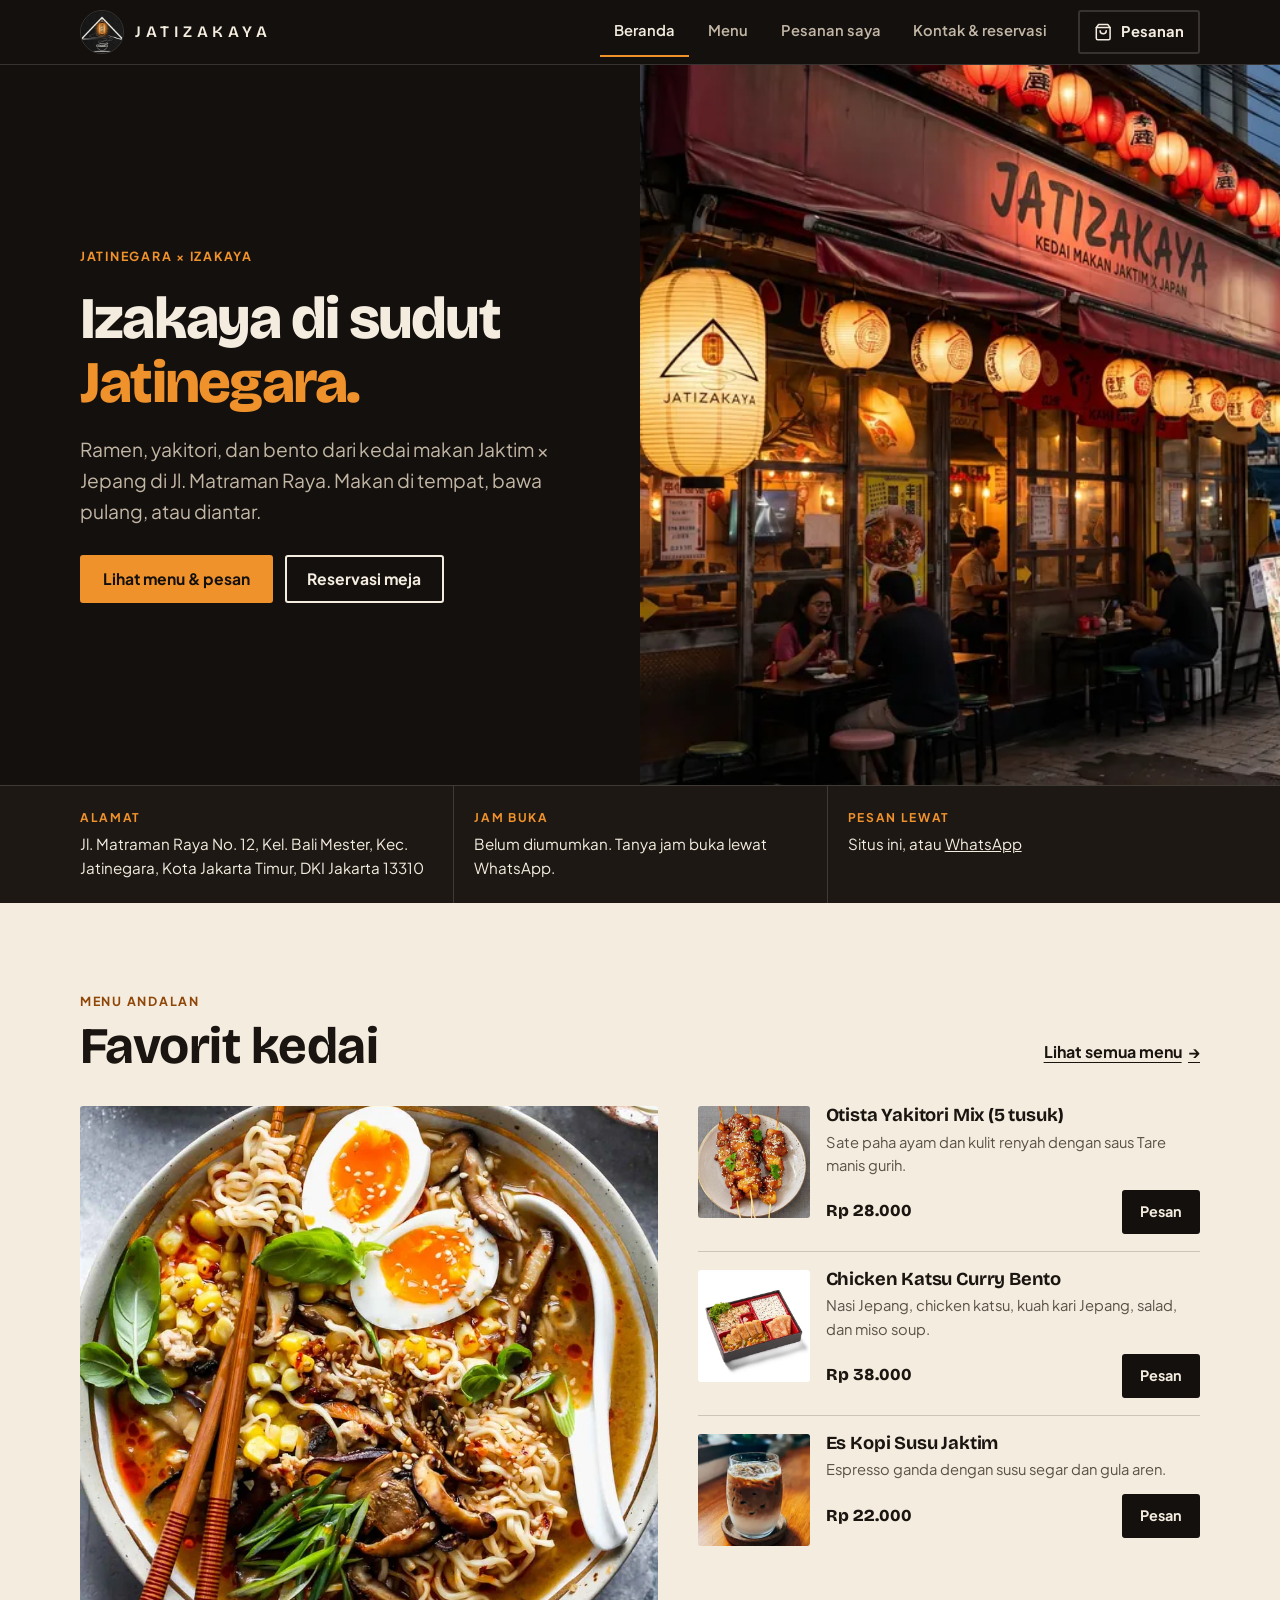
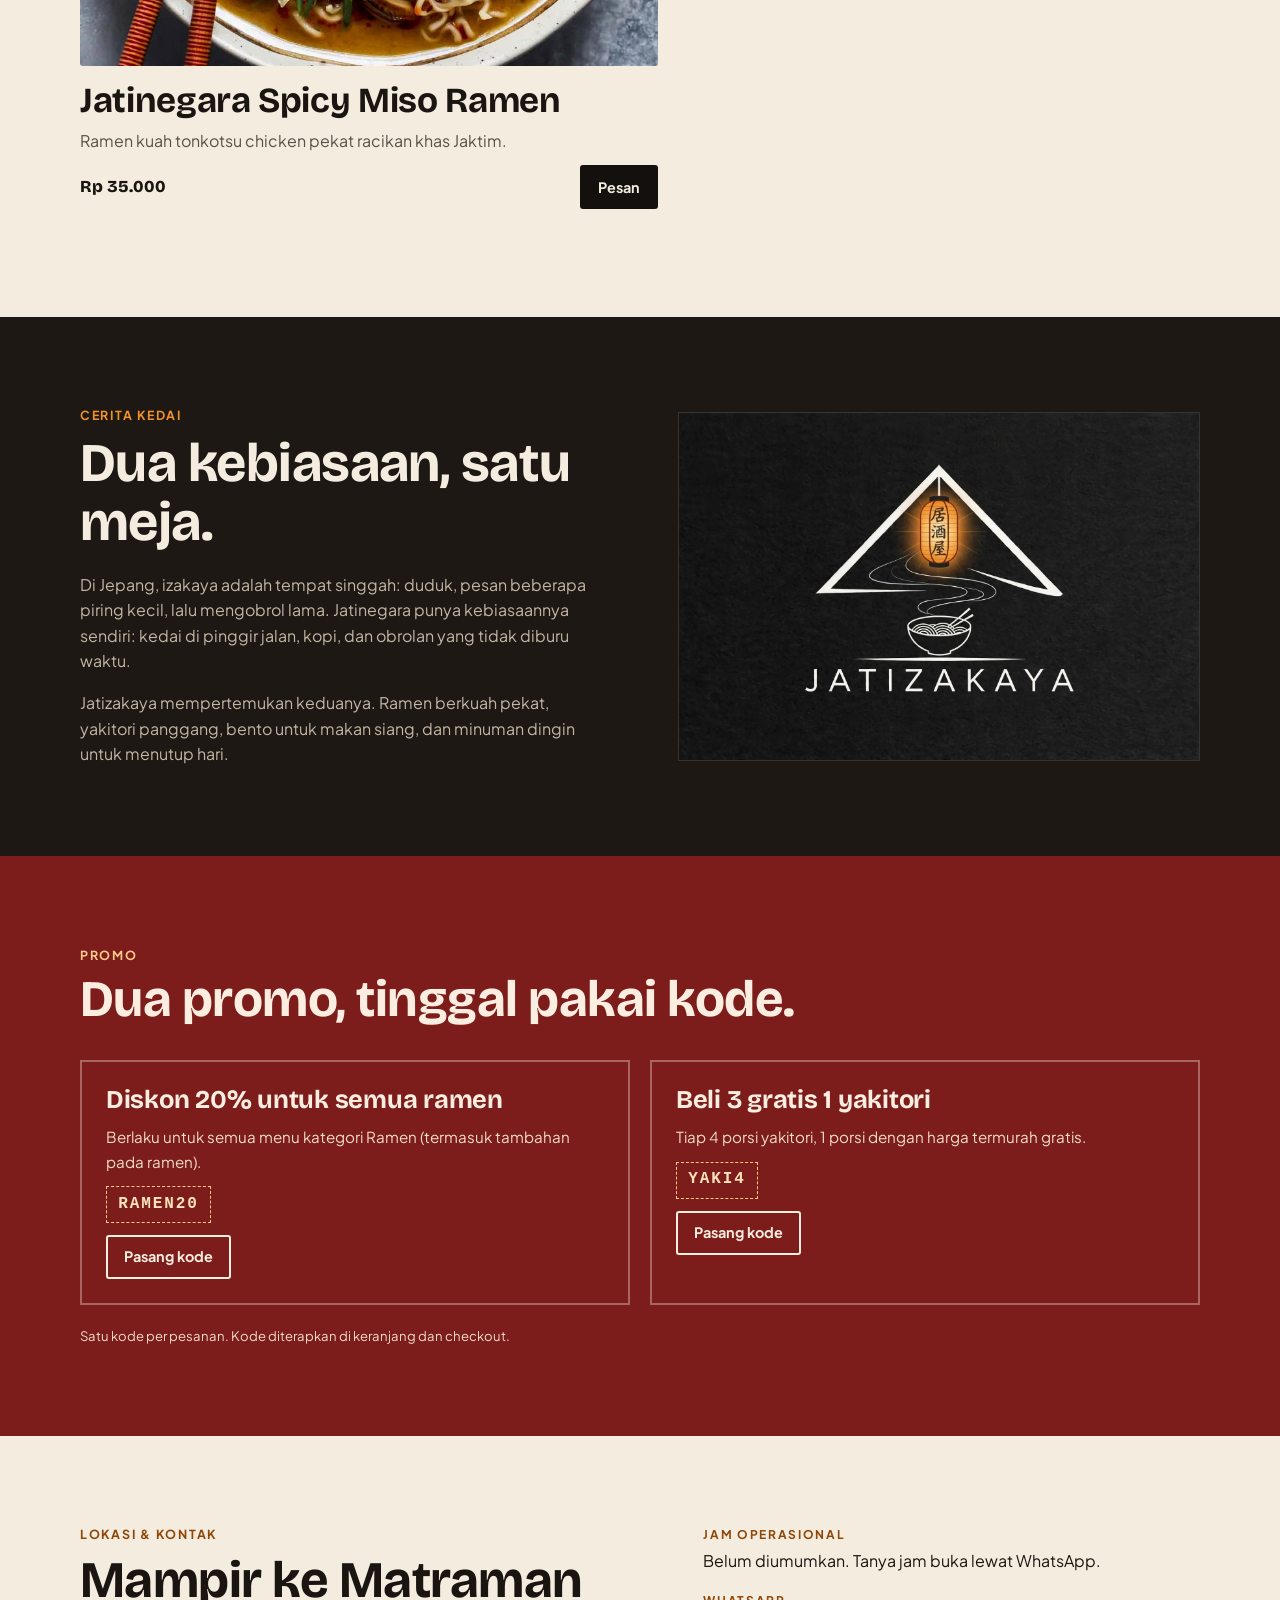
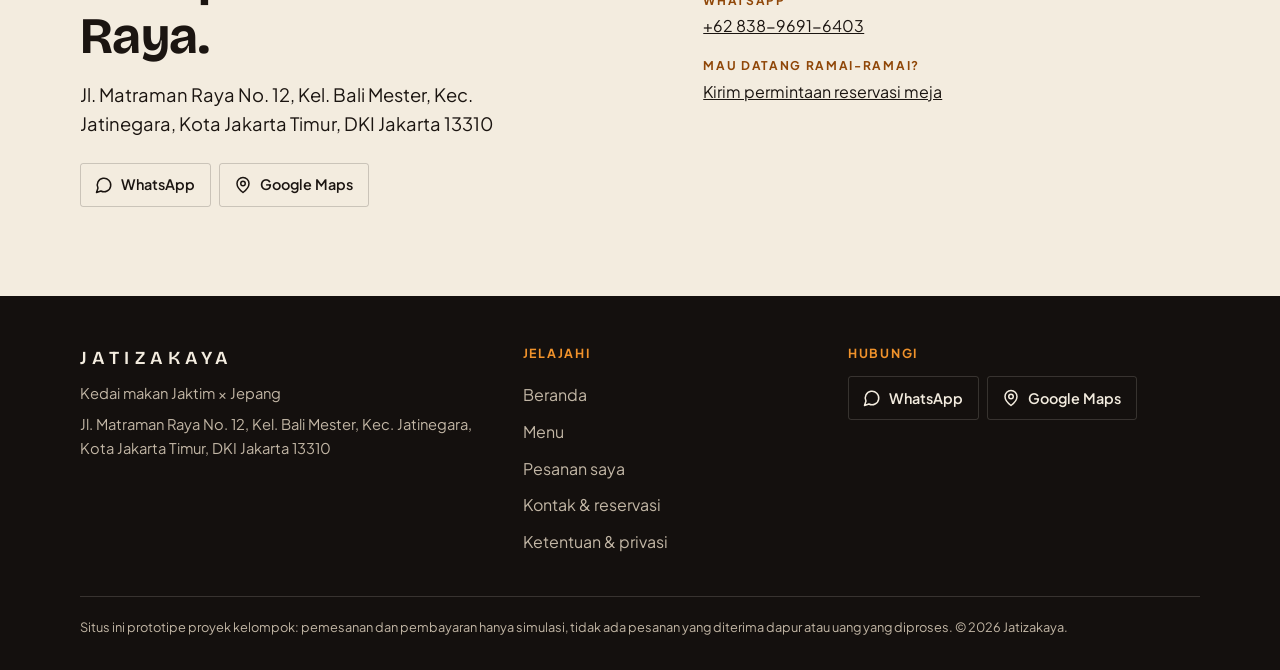
<file: index.html>
<!doctype html>
<html lang="id">
<head>
<meta charset="utf-8">
<meta name="viewport" content="width=device-width, initial-scale=1">
<title>Jatizakaya — Izakaya di sudut Jatinegara</title>
<meta name="description" content="Ramen, yakitori, dan bento dari kedai makan Jaktim × Jepang di Jatinegara. Lihat menu dan pesan online.">
<meta name="theme-color" content="#14100e">
<meta property="og:type" content="website">
<meta property="og:locale" content="id_ID">
<meta property="og:site_name" content="Jatizakaya">
<meta property="og:title" content="Jatizakaya — Izakaya di sudut Jatinegara">
<meta property="og:description" content="Ramen, yakitori, dan bento dari kedai makan Jaktim × Jepang di Jatinegara. Lihat menu dan pesan online.">
<meta property="og:image" content="assets/images/brand/kedai-1000.webp">
<link rel="icon" type="image/png" sizes="48x48" href="assets/images/brand/favicon-48.png">
<link rel="apple-touch-icon" href="assets/images/brand/favicon-192.png">
<link rel="preconnect" href="https://fonts.googleapis.com">
<link rel="preconnect" href="https://fonts.gstatic.com" crossorigin>
<link href="https://fonts.googleapis.com/css2?family=Bricolage+Grotesque:opsz,wght@12..96,500..800&family=Plus+Jakarta+Sans:wght@400;500;600;700&display=swap" rel="stylesheet">
<link rel="stylesheet" href="css/variables.css">
<link rel="stylesheet" href="css/base.css">
<link rel="stylesheet" href="css/components.css">
<link rel="stylesheet" href="css/pages.css">
</head>
<body data-page="home">
<main id="main">
<noscript><p style="padding:1rem;background:#f0922b;color:#14100e;font-weight:700">Situs ini membutuhkan JavaScript untuk menu, keranjang, dan checkout. Aktifkan JavaScript atau hubungi kami lewat WhatsApp.</p></noscript>
<section class="hero on-dark" aria-labelledby="hero-title">
  <div class="hero-text">
    <p class="eyebrow">Jatinegara × Izakaya</p>
    <h1 id="hero-title">Izakaya di sudut <em>Jatinegara.</em></h1>
    <p class="lead">Ramen, yakitori, dan bento dari kedai makan Jaktim × Jepang di Jl. Matraman Raya. Makan di tempat, bawa pulang, atau diantar.</p>
    <div class="cta">
      <a class="btn btn-primary" href="menu.html">Lihat menu &amp; pesan</a>
      <a class="btn btn-ghost" href="kontak.html#reservasi">Reservasi meja</a>
    </div>
  </div>
  <figure class="hero-media">
    <img src="assets/images/brand/kedai-1000.webp"
         srcset="assets/images/brand/kedai-1000.webp 1000w, assets/images/brand/kedai-1920.webp 1920w"
         sizes="(min-width: 900px) 58vw, 100vw" width="1920" height="1072" fetchpriority="high"
         alt="Kedai Jatizakaya di sudut Jl. Matraman Raya saat senja: lampion kertas menggantung di bawah awning marun, pengunjung duduk di meja dekat jendela, motor melintas di jalan.">
  </figure>
</section>

<section class="infostrip" aria-label="Informasi singkat">
  <div class="container">
    <div class="info-item"><p class="k">Alamat</p><p class="v" data-bind="address"></p></div>
    <div class="info-item"><p class="k">Jam buka</p><p class="v" data-bind="hours"></p></div>
    <div class="info-item"><p class="k">Pesan lewat</p><p class="v">Situs ini, atau <a data-bind="wa-link" href="#" target="_blank" rel="noopener noreferrer">WhatsApp <span class="sr-only">(tab baru)</span></a></p></div>
  </div>
</section>

<section class="section" aria-labelledby="fav-title">
  <div class="container">
    <div class="section-head">
      <div><p class="eyebrow">Menu andalan</p><h2 id="fav-title">Favorit kedai</h2></div>
      <a class="text-link" href="menu.html">Lihat semua menu <span aria-hidden="true">→</span></a>
    </div>
    <div class="fav-grid" id="fav-grid"></div>
  </div>
</section>

<section class="section on-dark" style="background:var(--ink-2)" aria-labelledby="story-title">
  <div class="container story">
    <div>
      <p class="eyebrow">Cerita kedai</p>
      <h2 id="story-title">Dua kebiasaan, satu meja.</h2>
      <p>Di Jepang, izakaya adalah tempat singgah: duduk, pesan beberapa piring kecil, lalu mengobrol lama. Jatinegara punya kebiasaannya sendiri: kedai di pinggir jalan, kopi, dan obrolan yang tidak diburu waktu.</p>
      <p>Jatizakaya mempertemukan keduanya. Ramen berkuah pekat, yakitori panggang, bento untuk makan siang, dan minuman dingin untuk menutup hari.</p>
    </div>
    <div class="story-logo"><img src="assets/images/brand/logo-full.webp" width="1600" height="1066" loading="lazy" alt="Logo Jatizakaya: lampion bertuliskan 居酒屋 di dalam segitiga, uap naik dari semangkuk ramen"></div>
  </div>
</section>

<section class="section promos" aria-labelledby="promo-title" id="promo">
  <div class="container">
    <div class="section-head"><div><p class="eyebrow">Promo</p><h2 id="promo-title">Dua promo, tinggal pakai kode.</h2></div></div>
    <div class="promo-grid" id="promo-grid"></div>
    <p class="fine" style="color:#f2dcc6;margin-top:1.25rem">Satu kode per pesanan. Kode diterapkan di keranjang dan checkout.</p>
  </div>
</section>

<section class="section" aria-labelledby="place-title" id="lokasi">
  <div class="container place">
    <div>
      <p class="eyebrow">Lokasi &amp; kontak</p>
      <h2 id="place-title">Mampir ke Matraman Raya.</h2>
      <address data-bind="address"></address>
      <div id="home-social"></div>
    </div>
    <dl>
      <div><dt>Jam operasional</dt><dd data-bind="hours"></dd></div>
      <div><dt>WhatsApp</dt><dd><a data-bind="wa-link" href="#" target="_blank" rel="noopener noreferrer"><span data-bind="wa-display"></span> <span class="sr-only">(tab baru)</span></a></dd></div>
      <div><dt>Mau datang ramai-ramai?</dt><dd><a href="kontak.html#reservasi">Kirim permintaan reservasi meja</a></dd></div>
    </dl>
  </div>
</section>
</main>
<script src="js/config.js"></script>
<script src="js/data/menu.js"></script>
<script src="js/store.js"></script>
<script src="js/ui.js"></script>
<script src="js/home.js"></script>
</body>
</html>
</file>
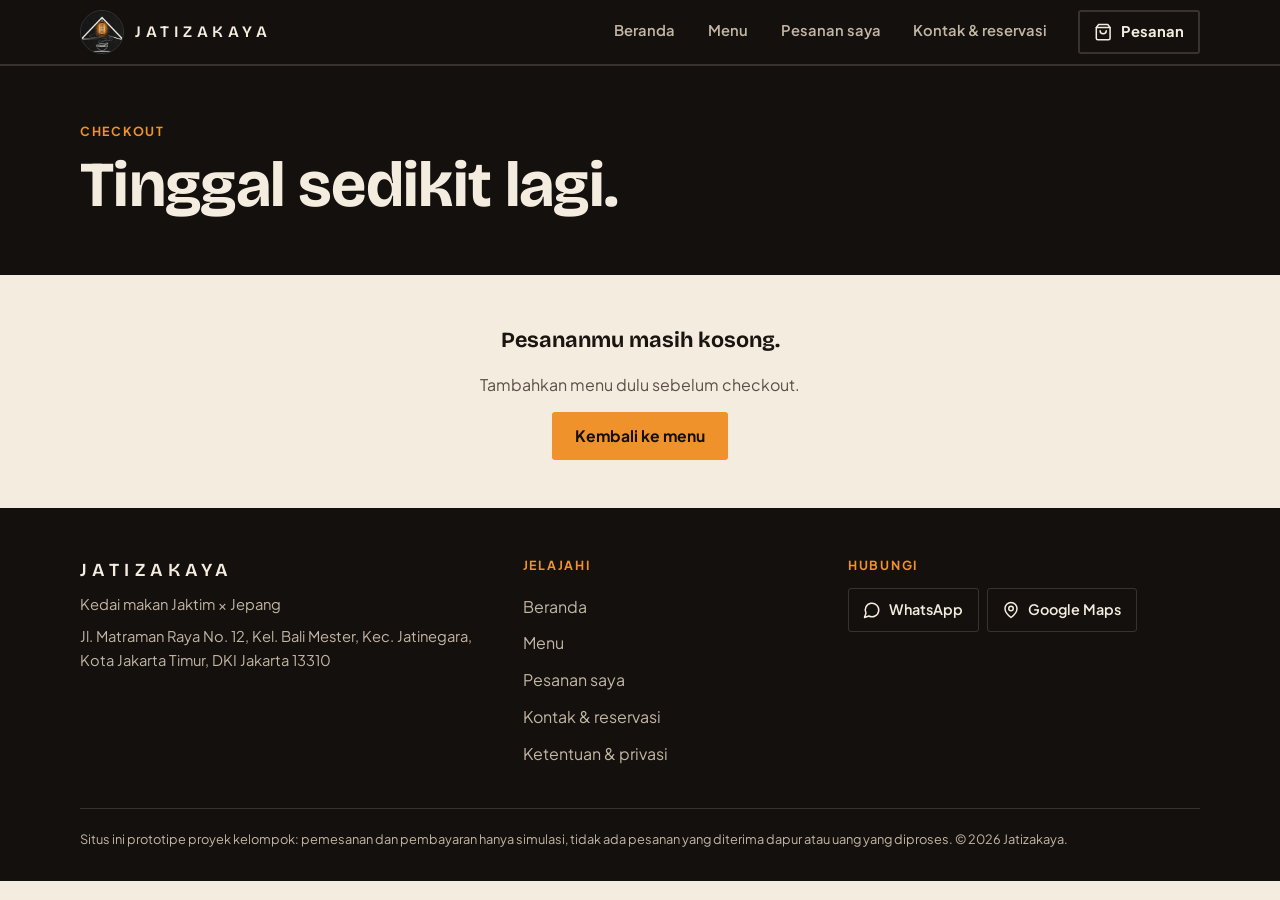
<file: checkout.html>
<!doctype html>
<html lang="id">
<head>
<meta charset="utf-8">
<meta name="viewport" content="width=device-width, initial-scale=1">
<title>Checkout — Jatizakaya</title>
<meta name="description" content="Selesaikan pesananmu: data pemesan, jenis pemesanan, dan metode pembayaran (simulasi).">
<meta name="theme-color" content="#14100e">
<meta property="og:type" content="website">
<meta property="og:locale" content="id_ID">
<meta property="og:site_name" content="Jatizakaya">
<meta property="og:title" content="Checkout — Jatizakaya">
<meta property="og:description" content="Selesaikan pesananmu: data pemesan, jenis pemesanan, dan metode pembayaran (simulasi).">
<meta property="og:image" content="assets/images/brand/kedai-1000.webp">
<link rel="icon" type="image/png" sizes="48x48" href="assets/images/brand/favicon-48.png">
<link rel="apple-touch-icon" href="assets/images/brand/favicon-192.png">
<link rel="preconnect" href="https://fonts.googleapis.com">
<link rel="preconnect" href="https://fonts.gstatic.com" crossorigin>
<link href="https://fonts.googleapis.com/css2?family=Bricolage+Grotesque:opsz,wght@12..96,500..800&family=Plus+Jakarta+Sans:wght@400;500;600;700&display=swap" rel="stylesheet">
<link rel="stylesheet" href="css/variables.css">
<link rel="stylesheet" href="css/base.css">
<link rel="stylesheet" href="css/components.css">
<link rel="stylesheet" href="css/pages.css">
</head>
<body data-page="checkout">
<main id="main">
<noscript><p style="padding:1rem;background:#f0922b;color:#14100e;font-weight:700">Situs ini membutuhkan JavaScript untuk menu, keranjang, dan checkout. Aktifkan JavaScript atau hubungi kami lewat WhatsApp.</p></noscript>
<section class="page-head on-dark"><div class="container"><p class="eyebrow">Checkout</p><h1>Tinggal sedikit lagi.</h1></div></section>
<div class="container">
  <div id="co-empty" class="empty" hidden>
    <p class="empty-t">Pesananmu masih kosong.</p><p>Tambahkan menu dulu sebelum checkout.</p>
    <a class="btn btn-primary" href="menu.html">Kembali ke menu</a>
  </div>
  <div class="co-grid" id="co-main" hidden>
    <form id="co-form" class="co-form" novalidate>
      <div class="notice" style="margin-bottom:1.75rem"><strong>Ini simulasi.</strong> Pesanan tersimpan di browser ini saja dan tidak dikirim ke dapur. Tidak ada uang yang diproses, dan jangan masukkan data kartu. Di akhir kamu bisa mengirim ringkasan pesanan lewat WhatsApp.</div>

      <fieldset>
        <legend><span class="n" aria-hidden="true">1</span>Data pemesan</legend>
        <div class="form-field"><label for="f-name">Nama</label><input id="f-name" name="name" type="text" autocomplete="name" maxlength="60" required><p class="err" id="e-name" role="alert" hidden></p></div>
        <div class="form-field"><label for="f-phone">Nomor WhatsApp / telepon</label><input id="f-phone" name="phone" type="tel" inputmode="tel" autocomplete="tel" placeholder="0812 3456 7890" required aria-describedby="h-phone"><p class="help" id="h-phone">Dipakai kedai untuk menghubungi soal pesananmu.</p><p class="err" id="e-phone" role="alert" hidden></p></div>
      </fieldset>

      <fieldset>
        <legend><span class="n" aria-hidden="true">2</span>Jenis pemesanan</legend>
        <div class="radio-cards" id="type-cards" role="radiogroup" aria-label="Jenis pemesanan"></div>
        <p class="err" id="e-type" role="alert" hidden></p>

        <div class="cond" id="c-dinein" hidden>
          <div class="form-field"><label for="f-table">Nomor meja <span class="req">Opsional</span></label><input id="f-table" name="table" type="text" maxlength="4" autocomplete="off" inputmode="text" aria-describedby="h-table"><p class="help" id="h-table">Kosongkan jika belum duduk; kasir akan menanyakan.</p><p class="err" id="e-table" role="alert" hidden></p></div>
        </div>
        <div class="cond" id="c-takeaway" hidden>
          <div class="radio-cards" role="radiogroup" aria-label="Waktu pengambilan">
            <label class="radio-card"><input type="radio" name="pickup" value="asap" checked><span><strong>Secepatnya</strong><span>Kedai menyiapkan setelah pesanan dikonfirmasi.</span></span></label>
            <label class="radio-card"><input type="radio" name="pickup" value="later"><span><strong>Jadwalkan hari ini</strong><span>Pilih jam ambil, minimal 15 menit dari sekarang.</span></span></label>
          </div>
          <div class="form-field" id="pickup-time-wrap" hidden style="margin-top:.75rem"><label for="f-pickup">Jam pengambilan</label><input id="f-pickup" name="pickupTime" type="time"><p class="err" id="e-pickup" role="alert" hidden></p></div>
          <p class="help" style="margin-top:.75rem">Ambil di: <span data-bind="addressShort"></span></p>
        </div>
        <div class="cond" id="c-delivery" hidden>
          <div class="form-field"><label for="f-address">Alamat lengkap</label><textarea id="f-address" name="address" rows="3" maxlength="200" autocomplete="street-address" aria-describedby="h-addr"></textarea><p class="help" id="h-addr">Nama jalan, nomor, kelurahan.</p><p class="err" id="e-address" role="alert" hidden></p></div>
          <div class="form-field"><label for="f-detail">Detail alamat <span class="req">Opsional</span></label><input id="f-detail" name="addressDetail" type="text" maxlength="80" placeholder="RT/RW, blok, lantai, nomor unit"></div>
          <div class="form-field"><label for="f-landmark">Patokan <span class="req">Opsional</span></label><input id="f-landmark" name="landmark" type="text" maxlength="80" placeholder="Dekat warung, pagar warna, dll."></div>
          <div class="form-field"><label for="f-courier">Catatan untuk kurir <span class="req">Opsional</span></label><input id="f-courier" name="courierNote" type="text" maxlength="100"></div>
          <p class="help">Pengantaran belum terhubung ke peta atau pelacakan kurir. Estimasi waktu tiba dikonfirmasi kedai lewat WhatsApp.</p>
        </div>
      </fieldset>

      <fieldset>
        <legend><span class="n" aria-hidden="true">3</span>Pembayaran <span class="req" style="font-family:var(--font-body)">(simulasi)</span></legend>
        <div class="radio-cards" id="pay-cards" role="radiogroup" aria-label="Metode pembayaran"></div>
        <p class="err" id="e-pay" role="alert" hidden></p>
      </fieldset>

      <div class="co-submit">
        <p class="err" id="e-form" role="alert" hidden style="margin-bottom:.5rem"></p>
        <button type="submit" class="btn btn-primary btn-block" id="co-submit">Buat pesanan · <span id="co-total"></span></button>
      </div>
    </form>

    <aside class="co-summary" aria-labelledby="sum-title">
      <details id="sum-details" open>
        <summary><span id="sum-title">Ringkasan pesanan</span><span class="sum-n" id="sum-n"></span></summary>
        <div class="sum-lines" id="sum-lines"></div>
        <button type="button" class="link-btn" id="edit-order" style="margin:-.5rem 0 .5rem -.5rem;color:var(--lantern)">Ubah pesanan</button>
        <div class="promo-box" id="co-promo" style="margin-top:.25rem"></div>
        <dl class="totals" id="sum-totals" style="margin-top:1.25rem"></dl>
        <div class="sum-err" id="sum-err" hidden></div>
      </details>
    </aside>
  </div>
</div>
</main>
<script src="js/config.js"></script>
<script src="js/data/menu.js"></script>
<script src="js/store.js"></script>
<script src="js/ui.js"></script>
<script src="js/checkout.js"></script>
</body>
</html>
</file>
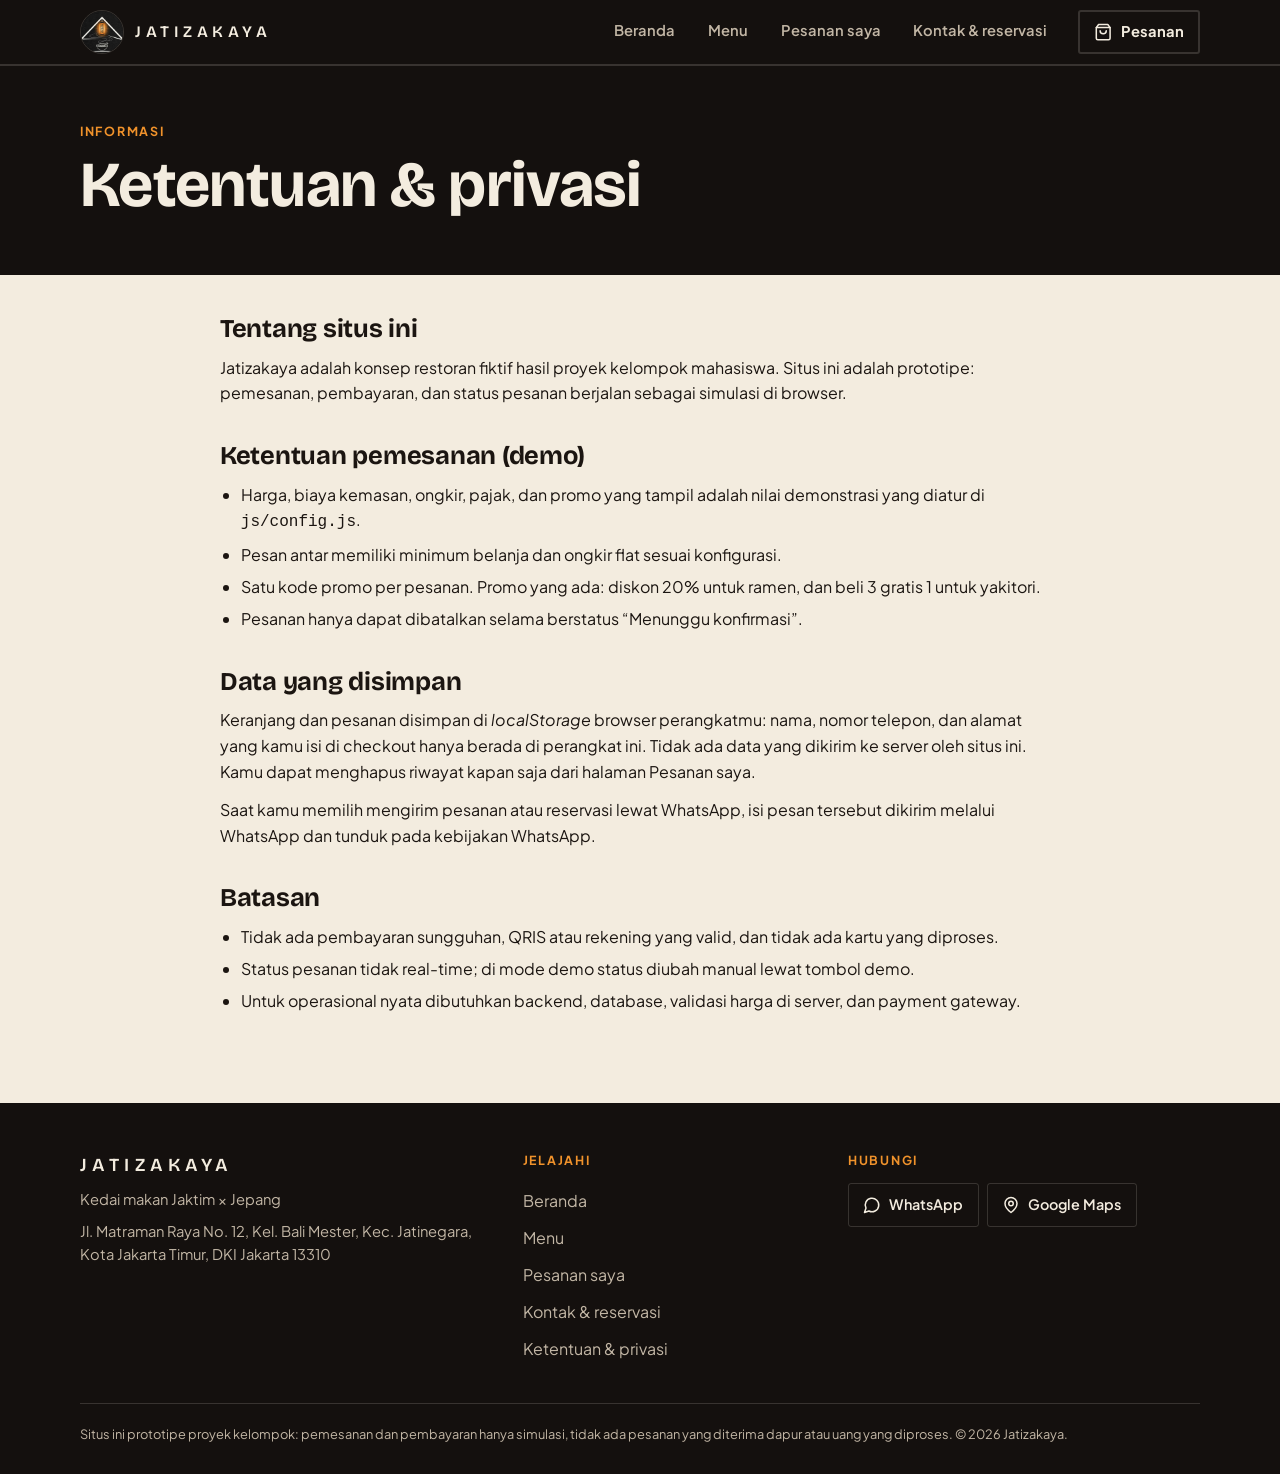
<file: info.html>
<!doctype html>
<html lang="id">
<head>
<meta charset="utf-8">
<meta name="viewport" content="width=device-width, initial-scale=1">
<title>Ketentuan & privasi — Jatizakaya</title>
<meta name="description" content="Ketentuan pemesanan, data yang disimpan di browser, dan batasan prototipe situs Jatizakaya.">
<meta name="theme-color" content="#14100e">
<meta property="og:type" content="website">
<meta property="og:locale" content="id_ID">
<meta property="og:site_name" content="Jatizakaya">
<meta property="og:title" content="Ketentuan & privasi — Jatizakaya">
<meta property="og:description" content="Ketentuan pemesanan, data yang disimpan di browser, dan batasan prototipe situs Jatizakaya.">
<meta property="og:image" content="assets/images/brand/kedai-1000.webp">
<link rel="icon" type="image/png" sizes="48x48" href="assets/images/brand/favicon-48.png">
<link rel="apple-touch-icon" href="assets/images/brand/favicon-192.png">
<link rel="preconnect" href="https://fonts.googleapis.com">
<link rel="preconnect" href="https://fonts.gstatic.com" crossorigin>
<link href="https://fonts.googleapis.com/css2?family=Bricolage+Grotesque:opsz,wght@12..96,500..800&family=Plus+Jakarta+Sans:wght@400;500;600;700&display=swap" rel="stylesheet">
<link rel="stylesheet" href="css/variables.css">
<link rel="stylesheet" href="css/base.css">
<link rel="stylesheet" href="css/components.css">
<link rel="stylesheet" href="css/pages.css">
</head>
<body data-page="info">
<main id="main">
<section class="page-head on-dark"><div class="container"><p class="eyebrow">Informasi</p><h1>Ketentuan &amp; privasi</h1></div></section>
<div class="container prose">
  <h2>Tentang situs ini</h2>
  <p>Jatizakaya adalah konsep restoran fiktif hasil proyek kelompok mahasiswa. Situs ini adalah prototipe: pemesanan, pembayaran, dan status pesanan berjalan sebagai simulasi di browser.</p>
  <h2>Ketentuan pemesanan (demo)</h2>
  <ul>
    <li>Harga, biaya kemasan, ongkir, pajak, dan promo yang tampil adalah nilai demonstrasi yang diatur di <code>js/config.js</code>.</li>
    <li>Pesan antar memiliki minimum belanja dan ongkir flat sesuai konfigurasi.</li>
    <li>Satu kode promo per pesanan. Promo yang ada: diskon 20% untuk ramen, dan beli 3 gratis 1 untuk yakitori.</li>
    <li>Pesanan hanya dapat dibatalkan selama berstatus “Menunggu konfirmasi”.</li>
  </ul>
  <h2>Data yang disimpan</h2>
  <p>Keranjang dan pesanan disimpan di <em>localStorage</em> browser perangkatmu: nama, nomor telepon, dan alamat yang kamu isi di checkout hanya berada di perangkat ini. Tidak ada data yang dikirim ke server oleh situs ini. Kamu dapat menghapus riwayat kapan saja dari halaman Pesanan saya.</p>
  <p>Saat kamu memilih mengirim pesanan atau reservasi lewat WhatsApp, isi pesan tersebut dikirim melalui WhatsApp dan tunduk pada kebijakan WhatsApp.</p>
  <h2>Batasan</h2>
  <ul>
    <li>Tidak ada pembayaran sungguhan, QRIS atau rekening yang valid, dan tidak ada kartu yang diproses.</li>
    <li>Status pesanan tidak real-time; di mode demo status diubah manual lewat tombol demo.</li>
    <li>Untuk operasional nyata dibutuhkan backend, database, validasi harga di server, dan payment gateway.</li>
  </ul>
</div>
</main>
<script src="js/config.js"></script>
<script src="js/data/menu.js"></script>
<script src="js/store.js"></script>
<script src="js/ui.js"></script>
</body>
</html>
</file>
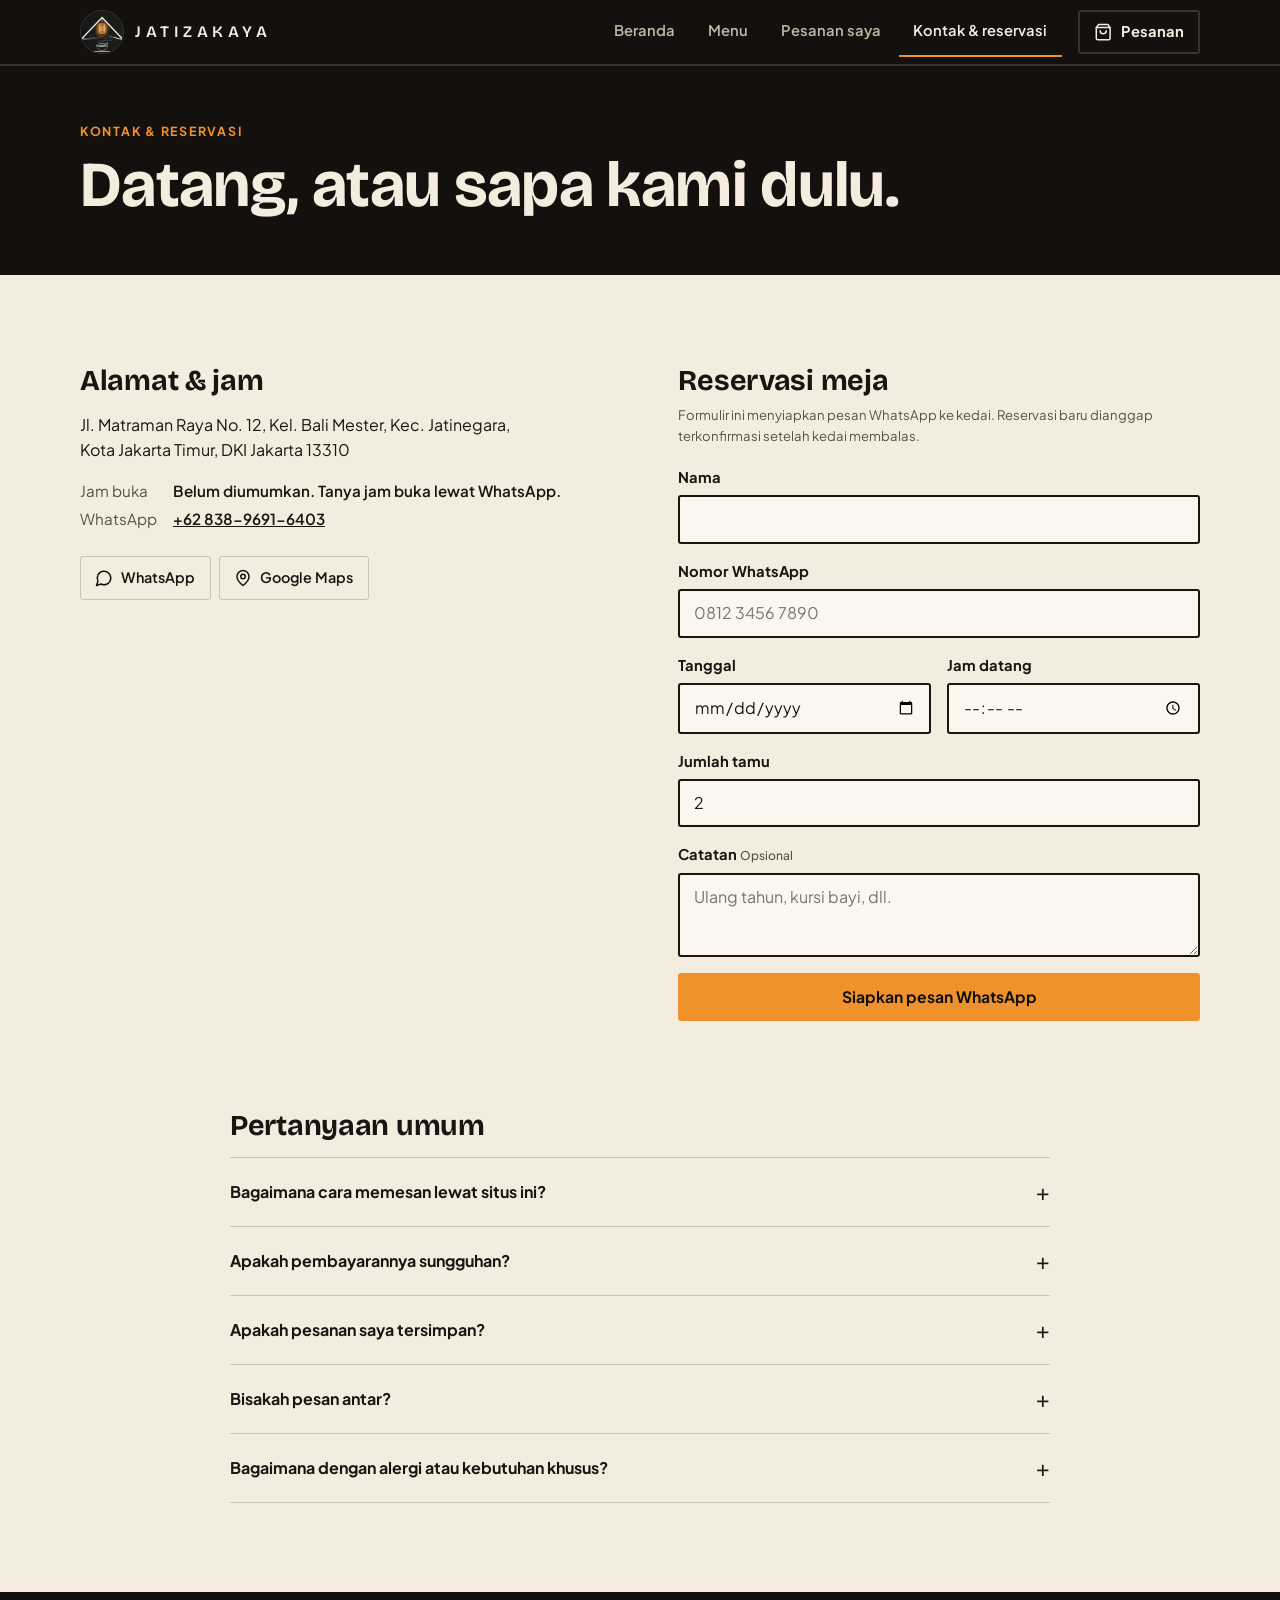
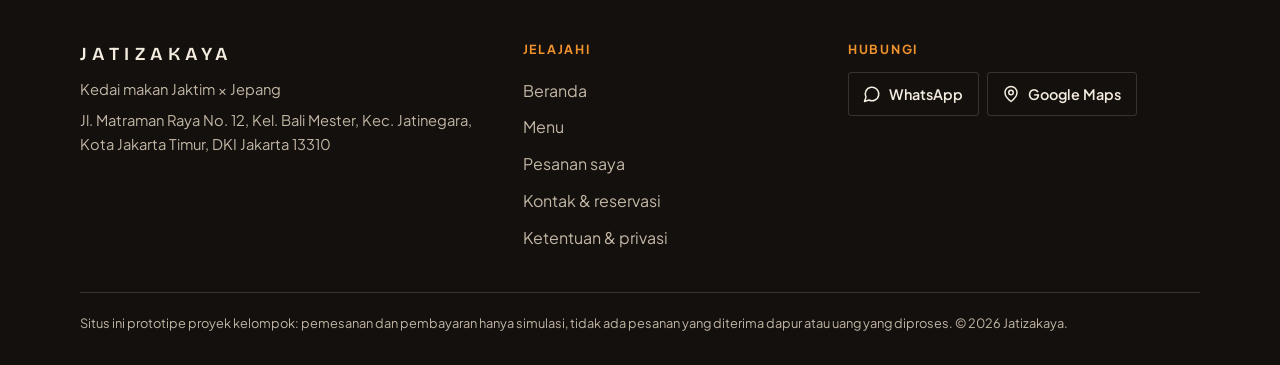
<file: kontak.html>
<!doctype html>
<html lang="id">
<head>
<meta charset="utf-8">
<meta name="viewport" content="width=device-width, initial-scale=1">
<title>Kontak & reservasi — Jatizakaya</title>
<meta name="description" content="Alamat, WhatsApp, media sosial, dan permintaan reservasi meja Jatizakaya.">
<meta name="theme-color" content="#14100e">
<meta property="og:type" content="website">
<meta property="og:locale" content="id_ID">
<meta property="og:site_name" content="Jatizakaya">
<meta property="og:title" content="Kontak & reservasi — Jatizakaya">
<meta property="og:description" content="Alamat, WhatsApp, media sosial, dan permintaan reservasi meja Jatizakaya.">
<meta property="og:image" content="assets/images/brand/kedai-1000.webp">
<link rel="icon" type="image/png" sizes="48x48" href="assets/images/brand/favicon-48.png">
<link rel="apple-touch-icon" href="assets/images/brand/favicon-192.png">
<link rel="preconnect" href="https://fonts.googleapis.com">
<link rel="preconnect" href="https://fonts.gstatic.com" crossorigin>
<link href="https://fonts.googleapis.com/css2?family=Bricolage+Grotesque:opsz,wght@12..96,500..800&family=Plus+Jakarta+Sans:wght@400;500;600;700&display=swap" rel="stylesheet">
<link rel="stylesheet" href="css/variables.css">
<link rel="stylesheet" href="css/base.css">
<link rel="stylesheet" href="css/components.css">
<link rel="stylesheet" href="css/pages.css">
</head>
<body data-page="kontak">
<main id="main">
<noscript><p style="padding:1rem;background:#f0922b;color:#14100e;font-weight:700">Situs ini membutuhkan JavaScript untuk menu, keranjang, dan checkout. Aktifkan JavaScript atau hubungi kami lewat WhatsApp.</p></noscript>
<section class="page-head on-dark"><div class="container"><p class="eyebrow">Kontak &amp; reservasi</p><h1>Datang, atau sapa kami dulu.</h1></div></section>
<section class="section" style="padding-bottom:0"><div class="container two">
  <div>
    <h2 style="font-size:1.8rem;margin-bottom:1rem">Alamat &amp; jam</h2>
    <address style="font-style:normal;max-width:36ch" data-bind="address"></address>
    <dl class="kv" style="margin-top:1rem"><dt>Jam buka</dt><dd data-bind="hours"></dd><dt>WhatsApp</dt><dd><a data-bind="wa-link" href="#" target="_blank" rel="noopener noreferrer"><span data-bind="wa-display"></span> <span class="sr-only">(tab baru)</span></a></dd></dl>
    <div id="contact-social" style="margin-top:1.5rem"></div>
  </div>
  <div id="reservasi">
    <h2 style="font-size:1.8rem;margin-bottom:.5rem">Reservasi meja</h2>
    <p class="help" style="margin-bottom:1.25rem">Formulir ini menyiapkan pesan WhatsApp ke kedai. Reservasi baru dianggap terkonfirmasi setelah kedai membalas.</p>
    <form id="rsv-form" novalidate>
      <div class="form-field"><label for="r-name">Nama</label><input id="r-name" type="text" autocomplete="name" maxlength="60" required><p class="err" id="re-name" role="alert" hidden></p></div>
      <div class="form-field"><label for="r-phone">Nomor WhatsApp</label><input id="r-phone" type="tel" inputmode="tel" autocomplete="tel" placeholder="0812 3456 7890" required><p class="err" id="re-phone" role="alert" hidden></p></div>
      <div style="display:grid;grid-template-columns:1fr 1fr;gap:0 1rem">
        <div class="form-field"><label for="r-date">Tanggal</label><input id="r-date" type="date" required><p class="err" id="re-date" role="alert" hidden></p></div>
        <div class="form-field"><label for="r-time">Jam datang</label><input id="r-time" type="time" required><p class="err" id="re-time" role="alert" hidden></p></div>
      </div>
      <div class="form-field"><label for="r-guests">Jumlah tamu</label><input id="r-guests" type="number" inputmode="numeric" min="1" max="15" value="2" required><p class="err" id="re-guests" role="alert" hidden></p></div>
      <div class="form-field"><label for="r-note">Catatan <span class="req">Opsional</span></label><textarea id="r-note" rows="2" maxlength="150" placeholder="Ulang tahun, kursi bayi, dll."></textarea></div>
      <button type="submit" class="btn btn-primary btn-block">Siapkan pesan WhatsApp</button>
    </form>
    <div id="rsv-done" class="alert-ok" hidden role="status" style="margin-top:1rem"></div>
  </div>
</div></section>
<section class="section" aria-labelledby="faq-title"><div class="container" style="max-width:820px">
  <h2 id="faq-title" style="font-size:1.8rem;margin-bottom:1rem">Pertanyaan umum</h2>
  <div class="faq">
    <details><summary>Bagaimana cara memesan lewat situs ini?</summary><p>Buka Menu, pilih menu dan variannya, tambahkan ke pesanan, lalu checkout. Di akhir kamu bisa mengirim ringkasan pesanan ke WhatsApp kedai.</p></details>
    <details><summary>Apakah pembayarannya sungguhan?</summary><p>Belum. Metode pembayaran di situs ini adalah simulasi untuk keperluan demonstrasi: tidak ada uang yang diproses dan data rekening atau QR yang tampil hanya contoh.</p></details>
    <details><summary>Apakah pesanan saya tersimpan?</summary><p>Pesanan tersimpan hanya di browser perangkat ini, bukan di server. Menghapus data browser akan menghapus riwayatnya.</p></details>
    <details><summary>Bisakah pesan antar?</summary><p>Pilihan pesan antar tersedia di checkout dengan ongkir dan minimum belanja yang tertera. Pelacakan kurir belum tersedia; estimasi tiba dikonfirmasi lewat WhatsApp.</p></details>
    <details><summary>Bagaimana dengan alergi atau kebutuhan khusus?</summary><p>Tulis di kolom catatan saat memilih menu, dan konfirmasikan langsung ke kedai lewat WhatsApp sebelum memesan.</p></details>
  </div>
</div></section>
</main>
<script src="js/config.js"></script>
<script src="js/data/menu.js"></script>
<script src="js/store.js"></script>
<script src="js/ui.js"></script>
<script src="js/contact-page.js"></script>
</body>
</html>
</file>
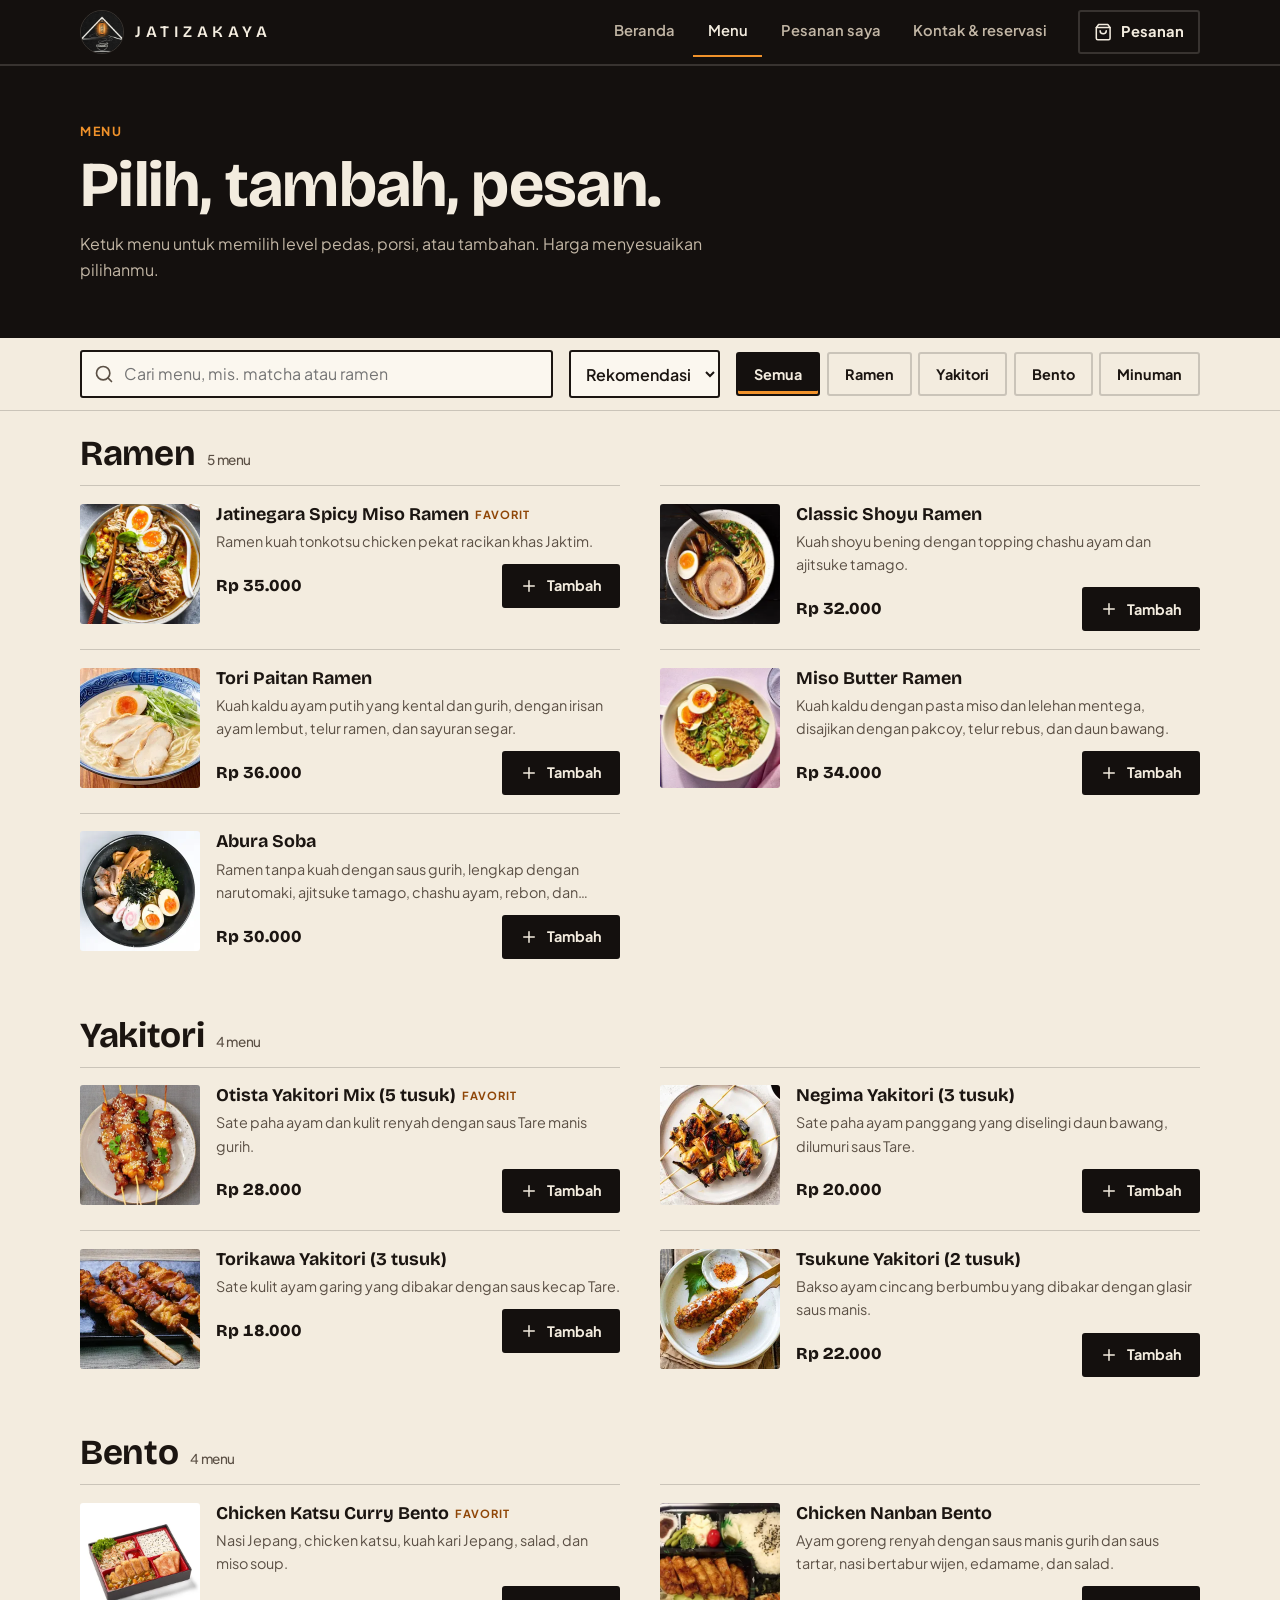
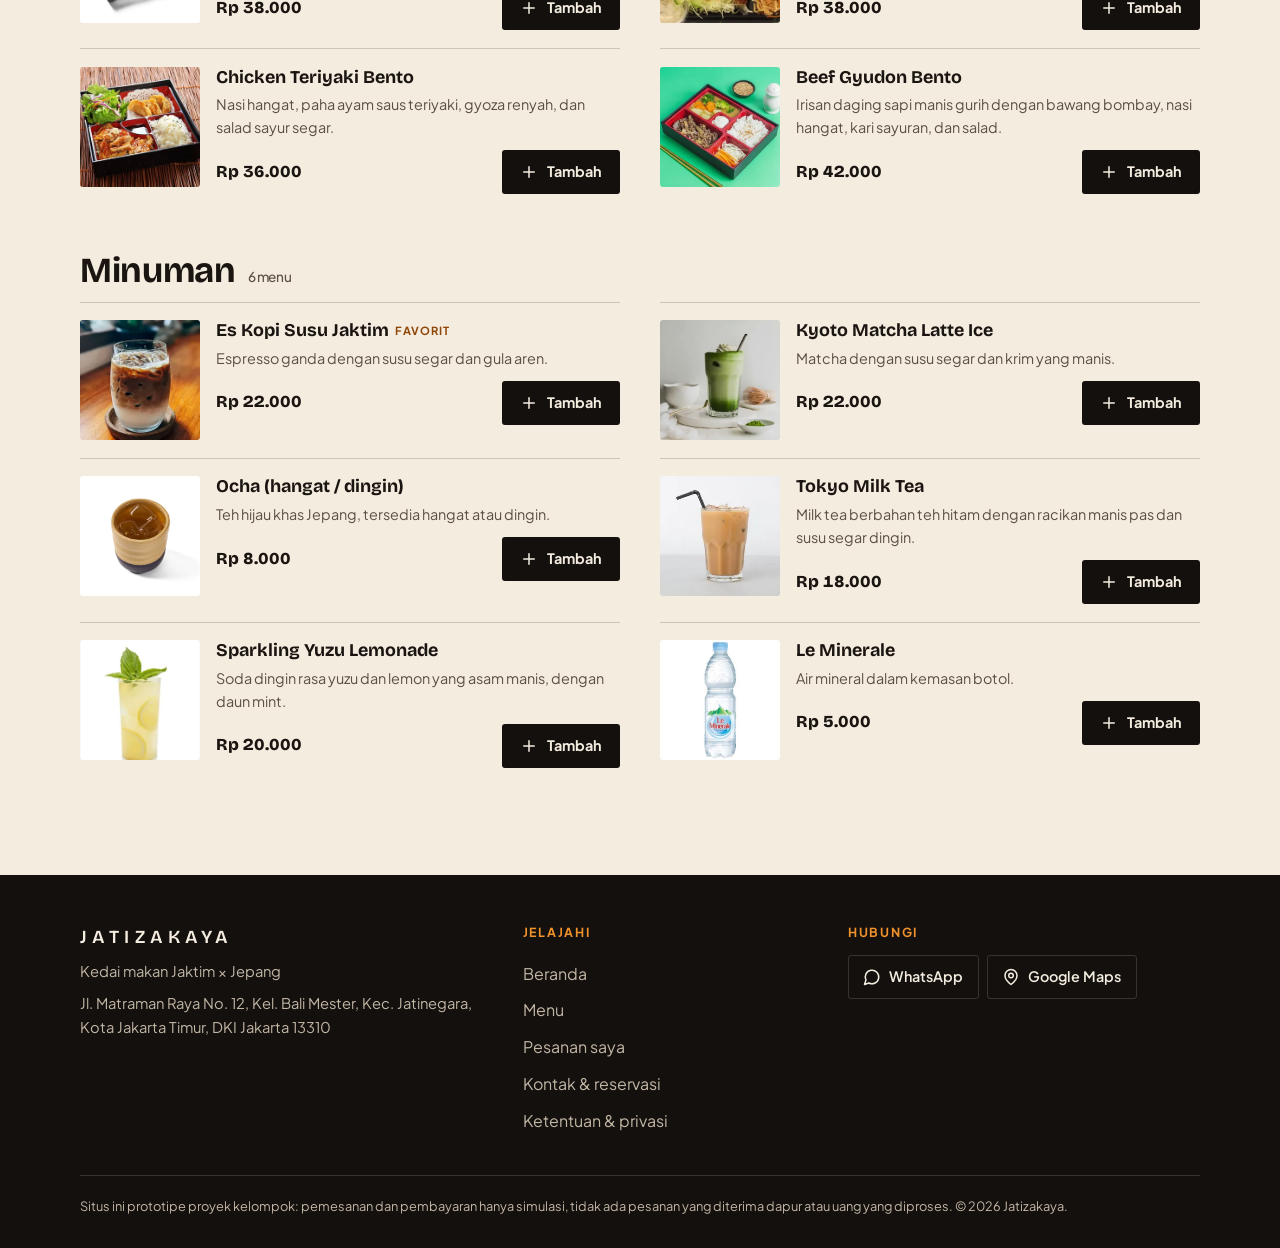
<file: menu.html>
<!doctype html>
<html lang="id">
<head>
<meta charset="utf-8">
<meta name="viewport" content="width=device-width, initial-scale=1">
<title>Menu — Jatizakaya</title>
<meta name="description" content="Daftar menu Jatizakaya: ramen, yakitori, bento, dan minuman. Cari, filter, pilih varian, lalu pesan.">
<meta name="theme-color" content="#14100e">
<meta property="og:type" content="website">
<meta property="og:locale" content="id_ID">
<meta property="og:site_name" content="Jatizakaya">
<meta property="og:title" content="Menu — Jatizakaya">
<meta property="og:description" content="Daftar menu Jatizakaya: ramen, yakitori, bento, dan minuman. Cari, filter, pilih varian, lalu pesan.">
<meta property="og:image" content="assets/images/brand/kedai-1000.webp">
<link rel="icon" type="image/png" sizes="48x48" href="assets/images/brand/favicon-48.png">
<link rel="apple-touch-icon" href="assets/images/brand/favicon-192.png">
<link rel="preconnect" href="https://fonts.googleapis.com">
<link rel="preconnect" href="https://fonts.gstatic.com" crossorigin>
<link href="https://fonts.googleapis.com/css2?family=Bricolage+Grotesque:opsz,wght@12..96,500..800&family=Plus+Jakarta+Sans:wght@400;500;600;700&display=swap" rel="stylesheet">
<link rel="stylesheet" href="css/variables.css">
<link rel="stylesheet" href="css/base.css">
<link rel="stylesheet" href="css/components.css">
<link rel="stylesheet" href="css/pages.css">
</head>
<body data-page="menu">
<main id="main">
<noscript><p style="padding:1rem;background:#f0922b;color:#14100e;font-weight:700">Situs ini membutuhkan JavaScript untuk menu, keranjang, dan checkout. Aktifkan JavaScript atau hubungi kami lewat WhatsApp.</p></noscript>
<section class="page-head on-dark">
  <div class="container">
    <p class="eyebrow">Menu</p>
    <h1>Pilih, tambah, pesan.</h1>
    <p class="sub">Ketuk menu untuk memilih level pedas, porsi, atau tambahan. Harga menyesuaikan pilihanmu.</p>
  </div>
</section>
<div class="toolbar">
  <div class="container tb">
    <div class="search"><label for="q" class="sr-only">Cari menu</label><svg class="icon" aria-hidden="true"><use href="#i-search"/></svg>
      <input id="q" type="search" placeholder="Cari menu, mis. matcha atau ramen" autocomplete="off" enterkeyhint="search"></div>
    <div class="sort"><label for="sort" class="sr-only">Urutkan menu</label>
      <select id="sort"><option value="rec">Rekomendasi</option><option value="asc">Termurah</option><option value="desc">Termahal</option><option value="name">Nama A–Z</option></select></div>
    <div class="chips" id="chips" role="group" aria-label="Filter kategori"></div>
  </div>
</div>
<div class="container menu-results" id="results"></div>
<p class="sr-only" id="count" role="status" aria-live="polite"></p>
</main>
<script src="js/config.js"></script>
<script src="js/data/menu.js"></script>
<script src="js/store.js"></script>
<script src="js/ui.js"></script>
<script src="js/menu-page.js"></script>
</body>
</html>
</file>
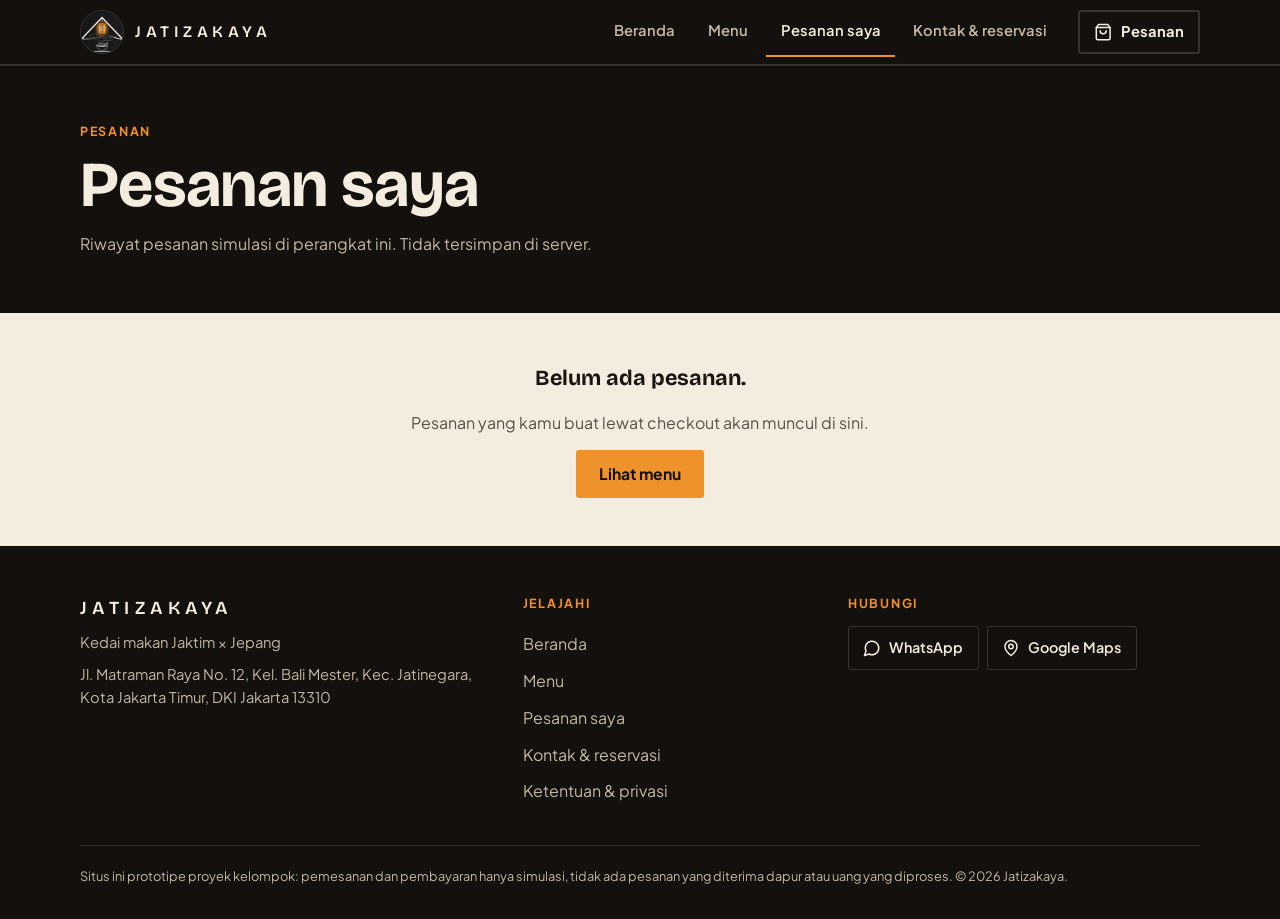
<file: pesanan.html>
<!doctype html>
<html lang="id">
<head>
<meta charset="utf-8">
<meta name="viewport" content="width=device-width, initial-scale=1">
<title>Pesanan saya — Jatizakaya</title>
<meta name="description" content="Detail, status, dan riwayat pesanan simulasi Jatizakaya yang tersimpan di perangkat ini.">
<meta name="theme-color" content="#14100e">
<meta property="og:type" content="website">
<meta property="og:locale" content="id_ID">
<meta property="og:site_name" content="Jatizakaya">
<meta property="og:title" content="Pesanan saya — Jatizakaya">
<meta property="og:description" content="Detail, status, dan riwayat pesanan simulasi Jatizakaya yang tersimpan di perangkat ini.">
<meta property="og:image" content="assets/images/brand/kedai-1000.webp">
<link rel="icon" type="image/png" sizes="48x48" href="assets/images/brand/favicon-48.png">
<link rel="apple-touch-icon" href="assets/images/brand/favicon-192.png">
<link rel="preconnect" href="https://fonts.googleapis.com">
<link rel="preconnect" href="https://fonts.gstatic.com" crossorigin>
<link href="https://fonts.googleapis.com/css2?family=Bricolage+Grotesque:opsz,wght@12..96,500..800&family=Plus+Jakarta+Sans:wght@400;500;600;700&display=swap" rel="stylesheet">
<link rel="stylesheet" href="css/variables.css">
<link rel="stylesheet" href="css/base.css">
<link rel="stylesheet" href="css/components.css">
<link rel="stylesheet" href="css/pages.css">
</head>
<body data-page="pesanan">
<main id="main">
<noscript><p style="padding:1rem;background:#f0922b;color:#14100e;font-weight:700">Situs ini membutuhkan JavaScript untuk menu, keranjang, dan checkout. Aktifkan JavaScript atau hubungi kami lewat WhatsApp.</p></noscript>
<section class="page-head on-dark"><div class="container"><p class="eyebrow" id="ph-eyebrow">Pesanan</p><h1 id="ph-title">Pesanan saya</h1><p class="sub" id="ph-sub"></p></div></section>
<div class="container" id="view"></div>
<dialog id="confirm-dialog" class="sheet" aria-labelledby="cf-title" style="max-width:440px;margin:auto;flex-direction:column;border-radius:var(--radius)">
  <form method="dialog" style="padding:1.5rem;display:grid;gap:1rem">
    <h2 id="cf-title" style="font-size:1.4rem"></h2><p id="cf-msg"></p>
    <div style="display:flex;gap:.6rem;justify-content:flex-end;flex-wrap:wrap"><button class="btn btn-ghost" value="no" id="cf-no">Batal</button><button class="btn btn-danger" value="yes" id="cf-yes">Ya</button></div>
  </form>
</dialog>
</main>
<script src="js/config.js"></script>
<script src="js/data/menu.js"></script>
<script src="js/store.js"></script>
<script src="js/ui.js"></script>
<script src="js/order-page.js"></script>
</body>
</html>
</file>
<file: css/variables.css>
/* Jatizakaya — design tokens
   Palet diambil dari aset asli: hitam logo, cahaya lampion oranye, dan awning marun pada foto kedai.
   Merah/cokelat dari proyek lama (#D92323 / #C06C2C) dipertahankan sebagai turunan: ember & lantern. */
:root {
  --ink: #14100e;
  --ink-2: #1e1814;
  --ink-3: #2b231d;
  --paper: #f3ecdf;
  --paper-2: #e9dfcc;
  --paper-3: #ddd0b8;
  --lantern: #f0922b;
  --lantern-text: #8f4607;        /* teks oranye di atas kertas (kontras ≥ 5:1) */
  --awning: #7c1d1b;
  --ember: #b3261e;               /* error / hapus */
  --ok: #2f6b3a;

  --text: #1b1511;
  --muted: #5b5045;               /* di atas paper: ≥ 6:1 */
  --text-dark: #f3ecdf;
  --muted-dark: #c2b6a5;          /* di atas ink: ≥ 8:1 */
  --line: rgba(20, 16, 14, .18);
  --line-dark: rgba(243, 236, 223, .16);
  --focus: #0b57d0;

  --font-display: 'Bricolage Grotesque', 'Plus Jakarta Sans', system-ui, -apple-system, 'Segoe UI', Roboto, sans-serif;
  --font-body: 'Plus Jakarta Sans', system-ui, -apple-system, 'Segoe UI', Roboto, 'Helvetica Neue', Arial, sans-serif;

  --radius: 3px;
  --header-h: 64px;
  --space: clamp(3rem, 7vw, 6rem);
  --ease: cubic-bezier(.2, .7, .2, 1);
}
</file>
<file: css/base.css>
*, *::before, *::after { box-sizing: border-box; }
html { -webkit-text-size-adjust: 100%; scroll-padding-top: calc(var(--header-h) + 76px); }
@media (prefers-reduced-motion: no-preference) { html { scroll-behavior: smooth; } }
body { margin: 0; font-family: var(--font-body); font-size: 1rem; line-height: 1.6; color: var(--text); background: var(--paper);
  overflow-x: hidden; -webkit-font-smoothing: antialiased; }
body.no-scroll { overflow: hidden; }
body.has-cartbar { padding-bottom: 76px; }
img { max-width: 100%; display: block; height: auto; }
h1, h2, h3 { font-family: var(--font-display); line-height: 1.08; margin: 0; letter-spacing: -.01em; font-weight: 700; }
p { margin: 0; }
a { color: inherit; }
button, input, select, textarea { font: inherit; color: inherit; }
button { cursor: pointer; }
ul { margin: 0; padding: 0; list-style: none; }
.container { width: min(1120px, 100% - 2rem); margin-inline: auto; }
.sr-only { position: absolute; width: 1px; height: 1px; margin: -1px; padding: 0; overflow: hidden; clip: rect(0 0 0 0); white-space: nowrap; border: 0; }
.skip { position: absolute; left: .5rem; top: -4rem; z-index: 100; background: var(--lantern); color: var(--ink); padding: .75rem 1rem; font-weight: 700; }
.skip:focus { top: .5rem; }
:focus-visible { outline: 3px solid var(--focus); outline-offset: 2px; }
.on-dark :focus-visible, .on-dark:focus-visible, dialog.drawer :focus-visible { outline-color: var(--lantern); }
.icon { width: 1.25em; height: 1.25em; flex: none; vertical-align: -.22em; }
.on-dark { background: var(--ink); color: var(--text-dark); }
.eyebrow { font-size: .78rem; font-weight: 700; letter-spacing: .14em; text-transform: uppercase; color: var(--lantern-text); }
.on-dark .eyebrow, .eyebrow.on-dark-text { color: var(--lantern); }
.fine { font-size: .82rem; color: var(--muted); }
.label-sm { font-size: .82rem; font-weight: 700; }
@media (prefers-reduced-motion: reduce) { *, *::before, *::after { animation-duration: .001ms !important; transition-duration: .001ms !important; } }
[hidden] { display: none !important; }
</file>
<file: css/components.css>
/* ---------- Tombol ---------- */
.btn { display: inline-flex; align-items: center; justify-content: center; gap: .55rem; min-height: 48px; padding: 0 1.3rem; border: 2px solid transparent;
  border-radius: var(--radius); font-weight: 700; font-size: .98rem; text-decoration: none; line-height: 1.1; text-align: center;
  transition: background-color .15s, color .15s, border-color .15s, transform .15s var(--ease); }
.btn:active { transform: translateY(1px); }
.btn[disabled], .btn[aria-disabled="true"] { opacity: .5; cursor: not-allowed; }
.btn-primary { background: var(--lantern); color: var(--ink); border-color: var(--lantern); }
.btn-primary:hover:not([disabled]) { background: #ffa543; border-color: #ffa543; }
.btn-dark { background: var(--ink); color: var(--text-dark); border-color: var(--ink); }
.btn-dark:hover:not([disabled]) { background: var(--ink-3); }
.btn-ghost { background: transparent; border-color: currentColor; }
.btn-ghost:hover:not([disabled]) { background: rgba(127, 127, 127, .14); }
.btn-danger { background: transparent; color: var(--ember); border-color: var(--ember); }
.btn-danger:hover:not([disabled]) { background: var(--ember); color: #fff; }
.btn-sm { min-height: 44px; padding: 0 1rem; font-size: .9rem; }
.btn-block { width: 100%; }
.btn-grow { flex: 1; }
.icon-btn { display: inline-grid; place-items: center; width: 44px; height: 44px; border: 0; background: transparent; border-radius: var(--radius); }
.icon-btn:hover { background: rgba(127, 127, 127, .16); }
.link-btn { background: none; border: 0; padding: .5rem; font-weight: 700; text-decoration: underline; text-underline-offset: 3px; min-height: 44px; }
.chip-link { background: none; border: 1px dashed var(--line); padding: .35rem .7rem; font-size: .8rem; font-weight: 700; letter-spacing: .05em; min-height: 36px; border-radius: var(--radius); }
.chip-link:hover { border-color: var(--text); }

/* ---------- Header ---------- */
.site-header { position: sticky; top: 0; z-index: 40; border-bottom: 1px solid var(--line-dark); }
.site-header .bar { display: flex; align-items: center; gap: 1rem; min-height: var(--header-h); }
.brand { display: flex; align-items: center; gap: .7rem; text-decoration: none; margin-right: auto; }
.brand-mark { width: 44px; height: 44px; border-radius: 50%; object-fit: cover; border: 1px solid var(--line-dark); }
.brand-name { font-family: var(--font-display); font-weight: 600; letter-spacing: .28em; font-size: 1rem; }
.nav ul { display: flex; gap: .25rem; }
.nav a { display: block; padding: .75rem .9rem; text-decoration: none; font-weight: 600; font-size: .92rem; color: var(--muted-dark); border-bottom: 2px solid transparent; }
.nav a:hover { color: var(--text-dark); }
.nav a[aria-current="page"] { color: var(--text-dark); border-bottom-color: var(--lantern); }
.cart-btn { position: relative; display: inline-flex; align-items: center; gap: .5rem; min-height: 44px; padding: 0 .9rem; background: transparent; color: var(--text-dark); border: 2px solid var(--line-dark); border-radius: var(--radius); font-weight: 700; font-size: .92rem; }
.cart-btn:hover { border-color: var(--lantern); }
.cart-btn .badge { min-width: 1.5rem; height: 1.5rem; padding: 0 .35rem; display: inline-grid; place-items: center; border-radius: 999px; background: var(--lantern); color: var(--ink); font-size: .8rem; }
.cart-btn.bump .icon { animation: bump .45s var(--ease); }
@keyframes bump { 30% { transform: scale(1.3) rotate(-8deg); } 100% { transform: none; } }
.nav-toggle { display: none; width: 44px; height: 44px; place-items: center; background: transparent; border: 2px solid var(--line-dark); color: inherit; border-radius: var(--radius); }
@media (max-width: 779px) {
  :root { --header-h: 60px; }
  .brand-name { letter-spacing: .2em; font-size: .9rem; }
  .nav-toggle { display: inline-grid; }
  .cart-label { display: none; }
  .nav { position: absolute; left: 0; right: 0; top: 100%; background: var(--ink); border-bottom: 1px solid var(--line-dark); display: none; }
  .nav.open { display: block; }
  .nav ul { flex-direction: column; padding: .5rem 1rem 1rem; gap: 0; }
  .nav a { padding: 1rem .25rem; border-bottom: 1px solid var(--line-dark); font-size: 1rem; }
  .nav a[aria-current="page"] { border-bottom-color: var(--lantern); }
}

/* ---------- Footer ---------- */
.site-footer { padding-block: 3rem 2rem; margin-top: 0; }
.foot-grid { display: grid; gap: 2rem; grid-template-columns: 1.4fr 1fr 1.2fr; }
.foot-brand { font-family: var(--font-display); font-weight: 600; letter-spacing: .28em; font-size: 1.15rem; }
.foot-tag, .foot-addr { color: var(--muted-dark); font-size: .92rem; margin-top: .5rem; max-width: 36ch; }
.foot-h { font-size: .78rem; font-weight: 700; letter-spacing: .14em; text-transform: uppercase; color: var(--lantern); margin-bottom: .75rem; }
.foot-links a { display: inline-block; padding: .35rem 0; text-decoration: none; color: var(--muted-dark); }
.foot-links a:hover { color: var(--text-dark); text-decoration: underline; }
.foot-note { margin-top: 2.25rem; padding-top: 1.25rem; border-top: 1px solid var(--line-dark); font-size: .8rem; color: var(--muted-dark); }
@media (max-width: 779px) { .foot-grid { grid-template-columns: 1fr; } }

/* ---------- Sosial ---------- */
.social { display: flex; flex-wrap: wrap; gap: .5rem; }
.social a { display: inline-flex; align-items: center; gap: .5rem; min-height: 44px; padding: 0 .9rem; border: 1.5px solid var(--line); border-radius: var(--radius); text-decoration: none; font-weight: 600; font-size: .9rem; }
.social a:hover { border-color: currentColor; }
.social-foot a, .on-dark .social a { border-color: var(--line-dark); color: var(--text-dark); }
.social-foot a:hover, .on-dark .social a:hover { border-color: var(--lantern); }

/* ---------- Toast ---------- */
.toasts { position: fixed; z-index: 200; inset: auto auto 1rem 50%; margin: 0; padding: 0; border: 0; background: transparent; overflow: visible; color: inherit; transform: translateX(-50%); display: grid; gap: .5rem; width: min(440px, calc(100% - 1.5rem)); }
body.has-cartbar .toasts { bottom: 88px; }
.toasts:not(:has(.toast)) { display: none; }
.toast { display: flex; align-items: center; justify-content: space-between; gap: 1rem; background: var(--ink); color: var(--text-dark); padding: .85rem 1rem; border-left: 4px solid var(--lantern); border-radius: var(--radius); font-size: .92rem; font-weight: 600; box-shadow: 0 6px 20px rgba(0, 0, 0, .3); animation: toast-in .25s var(--ease); }
.toast-warn { border-left-color: #e5c100; } .toast-error { border-left-color: #ff6b5e; }
.toast-act { background: none; border: 0; color: var(--lantern); font-weight: 700; text-decoration: underline; min-height: 44px; padding: 0 .25rem; white-space: nowrap; }
@keyframes toast-in { from { opacity: 0; transform: translateY(8px); } }

/* ---------- Bar keranjang (mobile) ---------- */
.cartbar { position: fixed; z-index: 45; left: .75rem; right: .75rem; bottom: .75rem; display: grid; grid-template-columns: auto 1fr auto; align-items: center; gap: 1rem; min-height: 56px; padding: 0 1.1rem; border: 2px solid var(--lantern); border-radius: var(--radius); font-weight: 700; box-shadow: 0 8px 24px rgba(0, 0, 0, .35); text-align: left; }
.cartbar[hidden] { display: none; }
.cartbar-n { background: var(--lantern); color: var(--ink); padding: .15rem .6rem; border-radius: 999px; font-size: .85rem; }
.cartbar-t { font-variant-numeric: tabular-nums; }
@media (min-width: 900px) { .cartbar { display: none !important; } body.has-cartbar { padding-bottom: 0; } body.has-cartbar .toasts { bottom: 1rem; } }

/* ---------- Dialog umum ---------- */
dialog { padding: 0; border: 0; color: var(--text); background: var(--paper); max-width: none; max-height: none; }
dialog::backdrop { background: rgba(10, 7, 5, .62); animation: fade .2s; }
@keyframes fade { from { opacity: 0; } }
dialog[open] { display: flex; }

/* Drawer keranjang */
dialog.drawer { position: fixed; inset: 0 0 0 auto; margin: 0; width: min(440px, 100%); height: 100dvh; flex-direction: column; animation: slide-in .28s var(--ease); }
@keyframes slide-in { from { transform: translateX(40px); opacity: 0; } }
.drawer-head { display: flex; align-items: center; justify-content: space-between; padding: .5rem .75rem .5rem 1.25rem; background: var(--ink); color: var(--text-dark); min-height: 64px; }
.drawer-head h2 { font-size: 1.25rem; } .drawer-head .count { font-weight: 500; font-size: .95rem; color: var(--muted-dark); }
.drawer-body { flex: 1; overflow-y: auto; padding: 1rem 1.25rem; overscroll-behavior: contain; }
.drawer-foot { padding: 1rem 1.25rem 1.25rem; border-top: 1px solid var(--line); background: var(--paper-2); display: grid; gap: .6rem; }
.empty { text-align: center; padding: 3rem 1rem; display: grid; gap: .9rem; justify-items: center; color: var(--muted); }
.empty-t { font-family: var(--font-display); font-size: 1.35rem; color: var(--text); font-weight: 700; }

.cl-list { display: grid; }
.cl { display: grid; grid-template-columns: 64px 1fr auto; gap: .9rem; padding: 1rem 0; border-bottom: 1px solid var(--line); }
.cl img { width: 64px; height: 64px; object-fit: cover; border-radius: var(--radius); background: var(--paper-2); }
.cl-name { font-weight: 700; line-height: 1.3; }
.cl-opt { font-size: .82rem; color: var(--muted); line-height: 1.4; }
.cl-unit { font-size: .82rem; color: var(--muted); margin-bottom: .5rem; }
.cl-side { display: flex; flex-direction: column; align-items: flex-end; justify-content: space-between; }
.cl-total { font-weight: 700; font-variant-numeric: tabular-nums; white-space: nowrap; }
.stepper { display: inline-flex; align-items: stretch; border: 2px solid var(--text); border-radius: var(--radius); background: var(--paper); }
.stepper button { width: 44px; min-height: 44px; display: grid; place-items: center; border: 0; background: transparent; }
.stepper button:hover:not([disabled]) { background: var(--paper-2); }
.stepper button[disabled] { opacity: .35; cursor: not-allowed; }
.stepper input { width: 48px; border: 0; border-inline: 2px solid var(--text); text-align: center; font-weight: 700; background: transparent; -moz-appearance: textfield; padding: 0; }
.stepper input::-webkit-outer-spin-button, .stepper input::-webkit-inner-spin-button { -webkit-appearance: none; margin: 0; }
.totals { display: grid; gap: .3rem; }
.totals > div { display: flex; justify-content: space-between; gap: 1rem; font-variant-numeric: tabular-nums; }
.totals dt { color: var(--muted); } .totals dd { margin: 0; font-weight: 600; }
.totals .disc dd, .totals .disc dt { color: var(--ok); }
.totals .grand { margin-top: .4rem; padding-top: .7rem; border-top: 2px solid var(--text); font-size: 1.2rem; }
.totals .grand dt { color: var(--text); font-weight: 700; } .totals .grand dd { font-weight: 800; font-family: var(--font-display); }

.suggest { margin-top: 1rem; display: grid; gap: .5rem; }
.suggest-item { display: grid; grid-template-columns: 40px 1fr auto; align-items: center; gap: .75rem; padding: .5rem; text-align: left; background: var(--paper-2); border: 1px dashed var(--line); border-radius: var(--radius); min-height: 56px; }
.suggest-item img { width: 40px; height: 40px; object-fit: cover; border-radius: 2px; }
.suggest-item small { display: block; color: var(--muted); }
.suggest-item:hover { border-color: var(--text); }

.promo-box { margin-top: 1.25rem; }
.promo-row { display: flex; gap: .5rem; margin-top: .35rem; }
.promo-row input { flex: 1; min-width: 0; min-height: 44px; padding: 0 .8rem; border: 2px solid var(--text); background: var(--paper); border-radius: var(--radius); text-transform: uppercase; letter-spacing: .06em; }
.promo-err { color: var(--ember); font-size: .85rem; font-weight: 600; margin-top: .35rem; }
.promo-hint { margin-top: .5rem; display: flex; gap: .4rem; flex-wrap: wrap; }
.promo-applied { display: flex; justify-content: space-between; align-items: center; gap: 1rem; padding: .75rem 1rem; border-left: 4px solid var(--ok); background: var(--paper-2); font-size: .9rem; }
.promo-applied.warn { border-left-color: #b8860b; } .promo-applied span { color: var(--muted); }

/* Modal produk (bottom sheet di mobile, dua kolom di desktop) */
dialog.sheet { position: fixed; margin: auto 0 0; width: 100%; max-height: 94dvh; flex-direction: column; animation: sheet-in .3s var(--ease); border-radius: 10px 10px 0 0; overflow: hidden; }
@keyframes sheet-in { from { transform: translateY(32px); opacity: 0; } }
.pm-media { height: 34vh; max-height: 280px; flex: none; background: var(--paper-2); }
.pm-media img { width: 100%; height: 100%; object-fit: cover; }
.pm-body { position: relative; overflow-y: auto; padding: 1.25rem 1.25rem 0; flex: 1; display: block; overscroll-behavior: contain; }
.pm-close { position: absolute; top: .4rem; right: .4rem; z-index: 2; background: var(--paper); border: 1px solid var(--line); }
dialog.sheet .pm-media + .pm-body .pm-close { position: fixed; top: .6rem; right: .6rem; background: var(--ink); color: var(--text-dark); }
.pm-body h2 { font-size: clamp(1.5rem, 4vw, 2rem); margin: .3rem 2.5rem .6rem 0; }
.pm-desc { color: var(--muted); } .pm-base { font-size: .85rem; margin: .6rem 0 1rem; font-weight: 600; }
.opt { border: 0; padding: 0; margin: 0 0 1.1rem; min-width: 0; }
.opt legend { padding: 0; font-weight: 700; margin-bottom: .4rem; display: flex; gap: .6rem; align-items: baseline; }
.req { font-weight: 500; font-size: .75rem; color: var(--muted); }
.choice { display: flex; align-items: center; gap: .75rem; min-height: 48px; padding: .4rem .75rem; border: 1.5px solid var(--line); border-radius: var(--radius); margin-bottom: .4rem; cursor: pointer; }
.choice:hover { border-color: var(--text); }
.choice:has(input:checked) { border-color: var(--text); background: var(--paper-2); box-shadow: inset 3px 0 0 var(--lantern); }
.choice input { width: 20px; height: 20px; accent-color: var(--ink); flex: none; }
.choice-l { flex: 1; } .choice-p { font-size: .88rem; color: var(--muted); font-variant-numeric: tabular-nums; }
.field { margin-bottom: 1rem; }
.field label { font-weight: 700; display: flex; gap: .6rem; align-items: baseline; margin-bottom: .35rem; }
.pm-foot { position: sticky; bottom: 0; display: flex; gap: .75rem; padding: .9rem 0 1.1rem; background: linear-gradient(to top, var(--paper) 78%, transparent); }
@media (min-width: 760px) {
  dialog.sheet { margin: auto; width: min(880px, calc(100% - 2rem)); max-height: min(720px, 92dvh); flex-direction: row; border-radius: var(--radius); animation-name: fade; }
  .pm-media { height: auto; max-height: none; width: 44%; }
  .pm-body { padding: 1.5rem 1.5rem 0; }
  dialog.sheet .pm-media + .pm-body .pm-close { position: absolute; top: .5rem; right: .5rem; background: var(--paper); color: var(--text); }
}

/* ---------- Formulir ---------- */
.form-field { display: grid; gap: .35rem; margin-bottom: 1rem; }
.form-field > label, .form-field > .lbl { font-weight: 700; font-size: .92rem; }
.form-field input:not([type="radio"]):not([type="checkbox"]), .form-field select, .form-field textarea, .input { width: 100%; min-height: 48px; padding: .6rem .85rem; border: 2px solid var(--text); background: #fbf7ef; border-radius: var(--radius); }
.form-field textarea { min-height: 84px; resize: vertical; }
.form-field [aria-invalid="true"] { border-color: var(--ember); background: #fff5f3; }
.err { color: var(--ember); font-size: .85rem; font-weight: 600; }
.help { font-size: .82rem; color: var(--muted); }
.radio-cards { display: grid; gap: .6rem; }
.radio-card { display: grid; grid-template-columns: 24px 1fr; gap: .75rem; align-items: start; padding: .9rem 1rem; border: 2px solid var(--line); border-radius: var(--radius); cursor: pointer; background: #fbf7ef; }
.radio-card:hover { border-color: var(--text); }
.radio-card:has(input:checked) { border-color: var(--text); box-shadow: inset 4px 0 0 var(--lantern); background: var(--paper-2); }
.radio-card:has(input:disabled) { opacity: .5; cursor: not-allowed; }
.radio-card input { margin-top: .2rem; width: 20px; height: 20px; accent-color: var(--ink); }
.radio-card strong { display: block; } .radio-card span { font-size: .88rem; color: var(--muted); }
.notice { padding: .9rem 1rem; border-left: 4px solid var(--lantern); background: var(--paper-2); font-size: .92rem; }
.notice strong { display: block; }

.dlg-content { display: contents; }
.badge[hidden] { display: none !important; }
.pm-foot .btn-grow { white-space: nowrap; padding: 0 .75rem; font-size: .95rem; }
.pm-foot .stepper input { width: 40px; }
</file>
<file: css/pages.css>
/* ===================== BERANDA ===================== */
.hero { display: grid; grid-template-columns: minmax(0, 6fr) minmax(0, 6fr); min-height: min(80vh, 740px); }
.hero-text { display: flex; flex-direction: column; justify-content: center; gap: 1.25rem; padding: clamp(2rem, 6vw, 5rem) clamp(1.25rem, 4vw, 3.5rem) clamp(2rem, 6vw, 5rem) max(1rem, calc((100vw - 1120px) / 2)); }
.hero h1 { font-size: clamp(2.5rem, 4.6vw, 4.4rem); overflow-wrap: break-word; font-weight: 800; letter-spacing: -.03em; }
.hero h1 em { font-style: normal; color: var(--lantern); }
.lead { font-size: clamp(1.05rem, 1.6vw, 1.2rem); color: var(--muted-dark); max-width: 38ch; }
.cta { display: flex; flex-wrap: wrap; gap: .75rem; margin-top: .5rem; }
.hero-media { margin: 0; position: relative; min-height: 340px; background: var(--ink-3); }
.hero-media img { position: absolute; inset: 0; width: 100%; height: 100%; object-fit: cover; object-position: 24% 50%; }
@media (max-width: 899px) {
  .hero { grid-template-columns: 1fr; min-height: 0; }
  .hero-media { order: -1; min-height: 0; aspect-ratio: 4 / 3; }
  .hero-text { padding: 2rem 1rem 2.5rem; }
}
.infostrip { background: var(--ink-2); color: var(--text-dark); border-top: 1px solid var(--line-dark); }
.infostrip .container { display: grid; grid-template-columns: repeat(3, 1fr); }
.info-item { padding: 1.4rem 1.25rem; border-left: 1px solid var(--line-dark); display: grid; gap: .25rem; align-content: start; }
.info-item:first-child { border-left: 0; padding-left: 0; }
.info-item .k { font-size: .75rem; font-weight: 700; letter-spacing: .14em; text-transform: uppercase; color: var(--lantern); display: flex; gap: .45rem; align-items: center; }
.info-item .v { font-size: .95rem; color: var(--text-dark); }
.info-item a { color: var(--text-dark); }
@media (max-width: 779px) { .infostrip .container { grid-template-columns: 1fr; } .info-item { border-left: 0; border-top: 1px solid var(--line-dark); padding: 1rem 0; } .info-item:first-child { border-top: 0; } }

.section { padding-block: var(--space); }
.section-head { display: flex; justify-content: space-between; align-items: end; gap: 1rem; flex-wrap: wrap; margin-bottom: 2rem; }
.section-head h2 { font-size: clamp(2rem, 4.5vw, 3.2rem); margin-top: .4rem; }
.text-link { font-weight: 700; text-underline-offset: 4px; display: inline-flex; gap: .4rem; align-items: center; min-height: 44px; }

.fav-grid { display: grid; grid-template-columns: 1.15fr 1fr; gap: 0 2.5rem; }
.feat { display: grid; grid-template-columns: 112px minmax(0, 1fr); gap: 1rem; padding: 1.1rem 0; border-top: 1px solid var(--line); align-items: start; }
.feat img { width: 112px; height: 112px; object-fit: cover; border-radius: var(--radius); background: var(--paper-2); }
.feat h3 { font-size: 1.15rem; margin-bottom: .3rem; }
.feat p { color: var(--muted); font-size: .92rem; }
.feat .row { display: flex; align-items: center; justify-content: space-between; gap: .75rem; margin-top: .75rem; }
.price { font-weight: 800; font-variant-numeric: tabular-nums; font-family: var(--font-display); font-size: 1.05rem; }
.fav-side .feat:first-child { border-top: 0; padding-top: 0; }
.feat-lg { display: block; border-top: 0; padding-top: 0; }
.feat-lg img { width: 100%; height: auto; aspect-ratio: 1 / 1; max-height: 560px; }
.feat-lg h3 { font-size: clamp(1.6rem, 3vw, 2.2rem); margin: 1rem 0 .5rem; }
.feat-lg p { font-size: 1rem; max-width: 46ch; }
@media (max-width: 899px) { .fav-grid { grid-template-columns: 1fr; } .fav-side .feat:first-child { border-top: 1px solid var(--line); padding-top: 1.1rem; } .feat-lg { display: grid; grid-template-columns: 112px 1fr; border-top: 1px solid var(--line); padding-top: 1.1rem; } .feat-lg img { width: 112px; height: 112px; aspect-ratio: auto; } .feat-lg h3 { font-size: 1.15rem; margin: 0 0 .3rem; } .feat-lg p { font-size: .92rem; } }
@media (max-width: 420px) { .feat, .feat-lg { grid-template-columns: 88px minmax(0, 1fr); } .feat img, .feat-lg img { width: 88px; height: 88px; } }

.story { display: grid; grid-template-columns: 1fr 1fr; gap: clamp(2rem, 6vw, 5rem); align-items: center; }
.story h2 { font-size: clamp(2rem, 4.5vw, 3.4rem); margin: .5rem 0 1.25rem; }
.story p { color: var(--muted-dark); max-width: 52ch; } .story p + p { margin-top: 1rem; }
.story-logo { background: var(--ink); border: 1px solid var(--line-dark); }
.story-logo img { width: 100%; aspect-ratio: 3 / 2; object-fit: cover; }
@media (max-width: 779px) { .story { grid-template-columns: 1fr; } }

.promos { background: var(--awning); color: #fbeee0; }
.promos .eyebrow { color: #ffc98a; }
.promo-grid { display: grid; grid-template-columns: repeat(2, 1fr); gap: 1.25rem; }
.promo-card { border: 2px solid rgba(251, 238, 224, .35); padding: 1.5rem; display: grid; gap: .75rem; align-content: start; }
.promo-card h3 { font-size: 1.6rem; }
.promo-card p { color: #f2dcc6; font-size: .95rem; }
.code { font-family: ui-monospace, 'SF Mono', Menlo, Consolas, monospace; font-weight: 700; letter-spacing: .12em; border: 1.5px dashed #ffc98a; padding: .3rem .7rem; justify-self: start; color: #ffe3bd; }
.promo-card .btn-ghost { justify-self: start; color: #fbeee0; }
@media (max-width: 779px) { .promo-grid { grid-template-columns: 1fr; } }

.place { display: grid; grid-template-columns: 1.1fr 1fr; gap: clamp(2rem, 6vw, 5rem); align-items: start; }
.place h2 { font-size: clamp(2rem, 4.5vw, 3.2rem); margin: .5rem 0 1rem; }
.place address { font-style: normal; font-size: 1.15rem; max-width: 34ch; }
.place dl { display: grid; gap: 1.1rem; margin: 0; }
.place dt { font-size: .75rem; font-weight: 700; letter-spacing: .14em; text-transform: uppercase; color: var(--lantern-text); }
.place dd { margin: .2rem 0 0; }
.place .social { margin-top: 1.5rem; }
@media (max-width: 779px) { .place { grid-template-columns: 1fr; } }

/* ===================== PAGE HEAD ===================== */
.page-head { padding-block: clamp(2rem, 5vw, 3.5rem); border-top: 1px solid var(--line-dark); }
.page-head h1 { font-size: clamp(2.2rem, 5.5vw, 4rem); margin-top: .5rem; }
.page-head p.sub { color: var(--muted-dark); margin-top: .75rem; max-width: 56ch; }

/* ===================== MENU ===================== */
.toolbar { position: sticky; top: var(--header-h); z-index: 30; background: var(--paper); border-bottom: 1px solid var(--line); }
.tb { display: grid; grid-template-columns: minmax(200px, 1fr) auto auto; gap: .75rem 1rem; align-items: center; padding-block: .75rem; }
.search { position: relative; }
.search .icon { position: absolute; left: .85rem; top: 50%; transform: translateY(-50%); color: var(--muted); pointer-events: none; }
.search input { width: 100%; min-height: 48px; padding: 0 .9rem 0 2.6rem; border: 2px solid var(--text); background: #fbf7ef; border-radius: var(--radius); }
.chips { display: flex; gap: .4rem; overflow-x: auto; scrollbar-width: none; padding-block: 2px; }
.chips::-webkit-scrollbar { display: none; }
.chip { flex: none; min-height: 44px; padding: 0 1rem; border: 2px solid var(--line); background: transparent; font-weight: 700; font-size: .9rem; border-radius: var(--radius); }
.chip:hover { border-color: var(--text); }
.chip[aria-pressed="true"] { background: var(--ink); color: var(--text-dark); border-color: var(--ink); box-shadow: inset 0 -3px 0 var(--lantern); }
.sort select { min-height: 48px; border: 2px solid var(--text); background: #fbf7ef; padding: 0 .7rem; border-radius: var(--radius); font-weight: 600; }
@media (max-width: 899px) { .tb { grid-template-columns: 1fr auto; } .chips { grid-column: 1 / -1; order: 3; } }
@media (max-width: 479px) { .sort select { max-width: 8.5rem; padding: 0 .4rem; } }
.menu-results { padding-block: 1.5rem var(--space); min-height: 60vh; }
.result-meta { color: var(--muted); font-size: .9rem; margin-bottom: .5rem; }
.menu-group + .menu-group { margin-top: 2.5rem; }
.menu-group h2 { font-size: clamp(1.6rem, 3.2vw, 2.2rem); display: flex; align-items: baseline; gap: .75rem; }
.menu-group h2 small { font-family: var(--font-body); font-size: .85rem; font-weight: 500; color: var(--muted); }
.dish-list { display: grid; grid-template-columns: repeat(auto-fill, minmax(min(100%, 480px), 1fr)); column-gap: 2.5rem; margin-top: .75rem; }
.dish { display: grid; grid-template-columns: 96px minmax(0, 1fr); gap: 1rem; padding: 1.1rem 0; border-top: 1px solid var(--line); cursor: pointer; align-items: start; }
.dish:hover .dish-name { text-decoration: underline; text-underline-offset: 4px; }
.dish-img { width: 96px; height: 96px; object-fit: cover; border-radius: var(--radius); background: var(--paper-2); }
.dish-name { background: none; border: 0; padding: 0; text-align: left; font-family: var(--font-display); font-weight: 700; font-size: 1.12rem; line-height: 1.2; }
.dish-tag { display: inline-block; margin-left: .4rem; font-family: var(--font-body); font-size: .7rem; font-weight: 700; letter-spacing: .1em; text-transform: uppercase; color: var(--lantern-text); vertical-align: .1em; }
.dish-desc { color: var(--muted); font-size: .9rem; margin-top: .3rem; display: -webkit-box; -webkit-line-clamp: 2; -webkit-box-orient: vertical; overflow: hidden; }
.dish-foot { display: flex; justify-content: space-between; align-items: center; gap: .75rem; margin-top: .7rem; }
.dish.off { opacity: .6; }
@media (min-width: 720px) { .dish { grid-template-columns: 120px minmax(0, 1fr); } .dish-img { width: 120px; height: 120px; } }
.no-result { text-align: center; padding: 4rem 1rem; display: grid; gap: .9rem; justify-items: center; }
.no-result h2 { font-size: 1.6rem; }

/* ===================== CHECKOUT ===================== */
.co-grid { display: grid; grid-template-columns: minmax(0, 1.25fr) minmax(300px, 1fr); gap: clamp(1.5rem, 5vw, 4rem); align-items: start; padding-block: 2rem var(--space); }
.co-form fieldset { border: 0; border-top: 3px solid var(--text); padding: 1.1rem 0 .5rem; margin: 0 0 1.75rem; min-width: 0; }
.co-form legend { padding: 0; font-family: var(--font-display); font-weight: 700; font-size: 1.35rem; display: flex; gap: .7rem; align-items: center; margin-bottom: .5rem; float: left; width: 100%; }
.co-form legend + * { clear: both; }
.co-form legend .n { display: inline-grid; place-items: center; width: 1.9rem; height: 1.9rem; background: var(--ink); color: var(--text-dark); font-size: .95rem; border-radius: 50%; }
.cond { margin-top: 1rem; }
.cond[hidden] { display: none; }
.co-summary { position: sticky; top: calc(var(--header-h) + 1rem); background: var(--ink); color: var(--text-dark); padding: 1.25rem; align-self: start; }
.co-summary summary { list-style: none; cursor: pointer; display: flex; justify-content: space-between; align-items: center; gap: 1rem; min-height: 44px; font-family: var(--font-display); font-weight: 700; font-size: 1.3rem; }
.co-summary summary::-webkit-details-marker { display: none; }
.co-summary .sum-n { font-family: var(--font-body); font-size: .9rem; color: var(--muted-dark); font-weight: 500; }
.sum-lines { display: grid; margin: .5rem 0 1rem; }
.sl { display: grid; grid-template-columns: 48px 1fr auto; gap: .75rem; padding: .75rem 0; border-top: 1px solid var(--line-dark); align-items: start; }
.sl img { width: 48px; height: 48px; object-fit: cover; border-radius: 2px; }
.sl-name { font-weight: 600; line-height: 1.3; } .sl-opt { font-size: .8rem; color: var(--muted-dark); }
.sl-t { font-variant-numeric: tabular-nums; font-weight: 600; white-space: nowrap; }
.co-summary .totals dt { color: var(--muted-dark); } .co-summary .totals .grand { border-top-color: var(--lantern); }
.co-summary .totals .grand dt { color: var(--text-dark); }
.co-summary .totals .disc dt, .co-summary .totals .disc dd { color: #8fd49c; }
.co-summary .promo-form .label-sm { color: var(--text-dark); }
.co-summary .promo-row input { background: var(--ink-2); border-color: var(--line-dark); color: var(--text-dark); }
.co-summary .promo-row .btn-dark { background: var(--lantern); color: var(--ink); border-color: var(--lantern); }
.co-summary .chip-link { border-color: var(--line-dark); color: var(--text-dark); }
.co-summary .promo-applied { background: var(--ink-2); color: var(--text-dark); } .co-summary .promo-applied span { color: var(--muted-dark); }
.co-summary .promo-err { color: #ff9b91; }
.co-summary .link-btn { color: var(--lantern); }
.sum-err { margin-top: .75rem; padding: .75rem; border-left: 4px solid #ff9b91; background: var(--ink-2); font-size: .9rem; }
.co-submit { position: sticky; bottom: 0; padding: .75rem 0 1rem; background: linear-gradient(to top, var(--paper) 75%, transparent); }
@media (min-width: 960px) { .co-summary summary { pointer-events: none; } .co-summary summary .sum-n { display: none; } }
@media (max-width: 959px) {
  .co-grid { grid-template-columns: 1fr; }
  .co-summary { position: static; order: -1; }
}

/* ===================== PESANAN ===================== */
.od { display: grid; gap: 2rem; padding-block: 2rem var(--space); }
.od-grid { display: grid; grid-template-columns: minmax(0, 1.2fr) minmax(280px, 1fr); gap: clamp(1.5rem, 5vw, 3.5rem); align-items: start; }
@media (max-width: 899px) { .od-grid { grid-template-columns: 1fr; } }
.od-id { font-family: ui-monospace, 'SF Mono', Menlo, Consolas, monospace; font-weight: 700; letter-spacing: .06em; }
.panel { border: 2px solid var(--text); padding: 1.25rem; background: #fbf7ef; }
.panel h2, .panel h3 { font-size: 1.25rem; margin-bottom: .75rem; }
.panel + .panel { margin-top: 1.25rem; }
.demo-box { border: 2px dashed var(--lantern-text); padding: 1.1rem; background: transparent; }
.demo-box h3 { font-size: 1rem; font-family: var(--font-body); letter-spacing: .08em; text-transform: uppercase; color: var(--lantern-text); }
.timeline { counter-reset: s; display: grid; }
.timeline li { position: relative; display: grid; grid-template-columns: 2rem 1fr; gap: .9rem; padding-bottom: 1.4rem; color: var(--muted); }
.timeline li::before { content: ''; position: absolute; left: .93rem; top: 2rem; bottom: .2rem; width: 2px; background: var(--line); }
.timeline li:last-child::before { display: none; }
.timeline .dot { width: 2rem; height: 2rem; border-radius: 50%; border: 2px solid var(--line); display: grid; place-items: center; background: var(--paper); font-size: .8rem; font-weight: 700; }
.timeline li.done { color: var(--text); } .timeline li.done::before { background: var(--text); }
.timeline li.done .dot { background: var(--ink); border-color: var(--ink); color: var(--text-dark); }
.timeline li.now .dot { background: var(--lantern); border-color: var(--ink); color: var(--ink); box-shadow: 0 0 0 4px rgba(240, 146, 43, .3); }
.timeline li.now strong { font-size: 1.05rem; }
.timeline .when { display: block; font-size: .8rem; color: var(--muted); font-weight: 400; }
.pay-status { display: inline-block; padding: .2rem .65rem; font-size: .8rem; font-weight: 700; letter-spacing: .05em; border: 2px solid currentColor; text-transform: uppercase; }
.pay-status.ok { color: var(--ok); } .pay-status.wait { color: var(--lantern-text); } .pay-status.bad { color: var(--ember); }
.qr { width: 180px; height: 180px; background: #fff; padding: 8px; border: 2px solid var(--text); display: block; margin-block: .75rem; }
.kv { display: grid; grid-template-columns: auto 1fr; gap: .25rem 1rem; margin: .5rem 0 0; font-size: .95rem; }
.kv dt { color: var(--muted); } .kv dd { margin: 0; font-weight: 600; word-break: break-word; }
.items-list li { display: grid; grid-template-columns: 56px 1fr auto; gap: .8rem; padding: .8rem 0; border-top: 1px solid var(--line); align-items: start; }
.items-list img { width: 56px; height: 56px; object-fit: cover; border-radius: var(--radius); }
.actions { display: flex; flex-wrap: wrap; gap: .6rem; margin-top: 1rem; }
.hist li { display: grid; grid-template-columns: 1fr auto; gap: .5rem 1rem; padding: 1.1rem 0; border-top: 1px solid var(--line); align-items: center; }
.hist .meta { color: var(--muted); font-size: .88rem; }
.success { display: flex; gap: 1rem; align-items: center; padding: 1rem 1.25rem; background: var(--ink); color: var(--text-dark); border-left: 5px solid var(--lantern); }
.success .icon { color: var(--lantern); width: 2rem; height: 2rem; }

/* ===================== KONTAK / FAQ / INFO ===================== */
.two { display: grid; grid-template-columns: 1fr 1fr; gap: clamp(2rem, 6vw, 5rem); align-items: start; }
@media (max-width: 899px) { .two { grid-template-columns: 1fr; } }
.faq details { border-top: 1px solid var(--line); }
.faq details:last-child { border-bottom: 1px solid var(--line); }
.faq summary { padding: 1rem 0; font-weight: 700; cursor: pointer; min-height: 48px; display: flex; align-items: center; justify-content: space-between; gap: 1rem; list-style: none; }
.faq summary::-webkit-details-marker { display: none; }
.faq summary::after { content: '+'; font-size: 1.4rem; font-weight: 400; }
.faq details[open] summary::after { content: '–'; }
.faq p { padding-bottom: 1rem; color: var(--muted); max-width: 60ch; }
.prose { max-width: 70ch; padding-block: 2.5rem var(--space); }
.prose h2 { font-size: 1.6rem; margin: 2.25rem 0 .75rem; } .prose h2:first-child { margin-top: 0; }
.prose p, .prose li { color: var(--text); } .prose p + p { margin-top: .8rem; }
.prose ul { list-style: disc; padding-left: 1.3rem; display: grid; gap: .4rem; }
.alert-ok { padding: 1rem 1.25rem; border-left: 5px solid var(--ok); background: var(--paper-2); }
</file>
